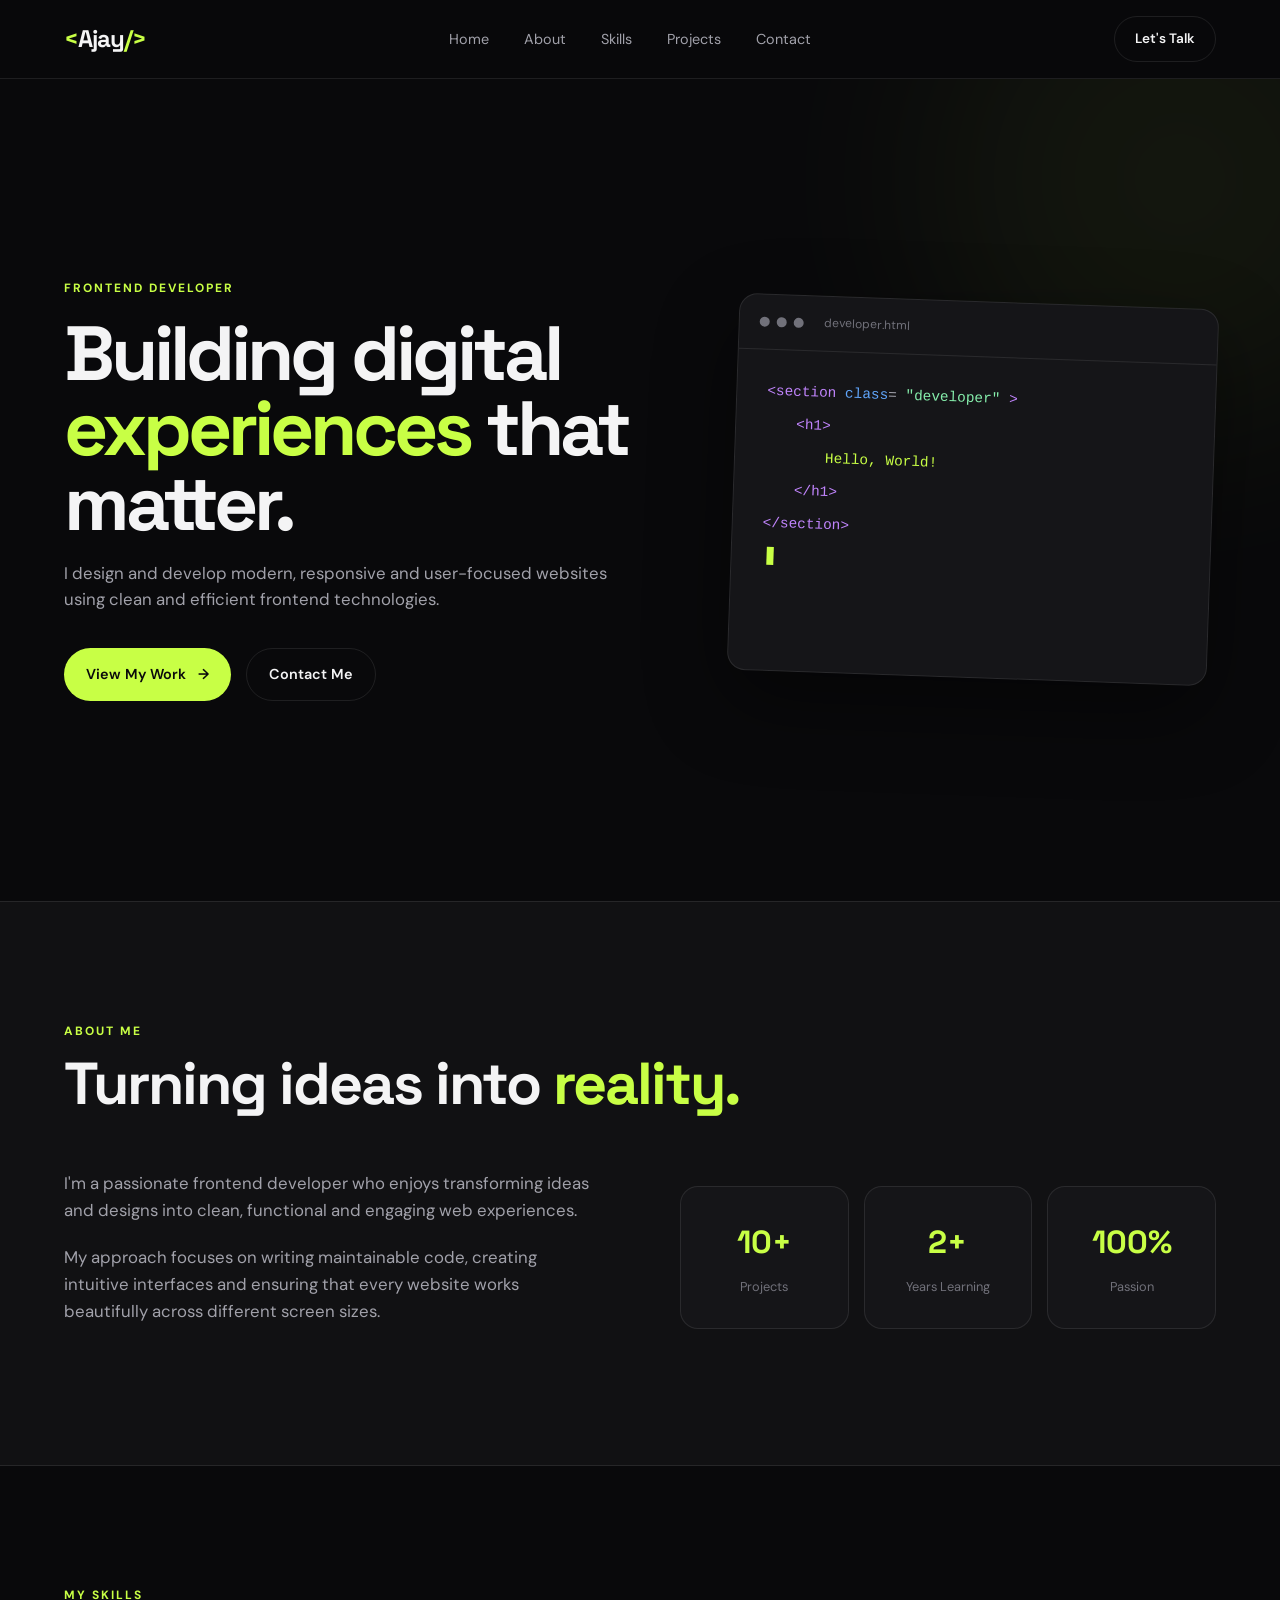
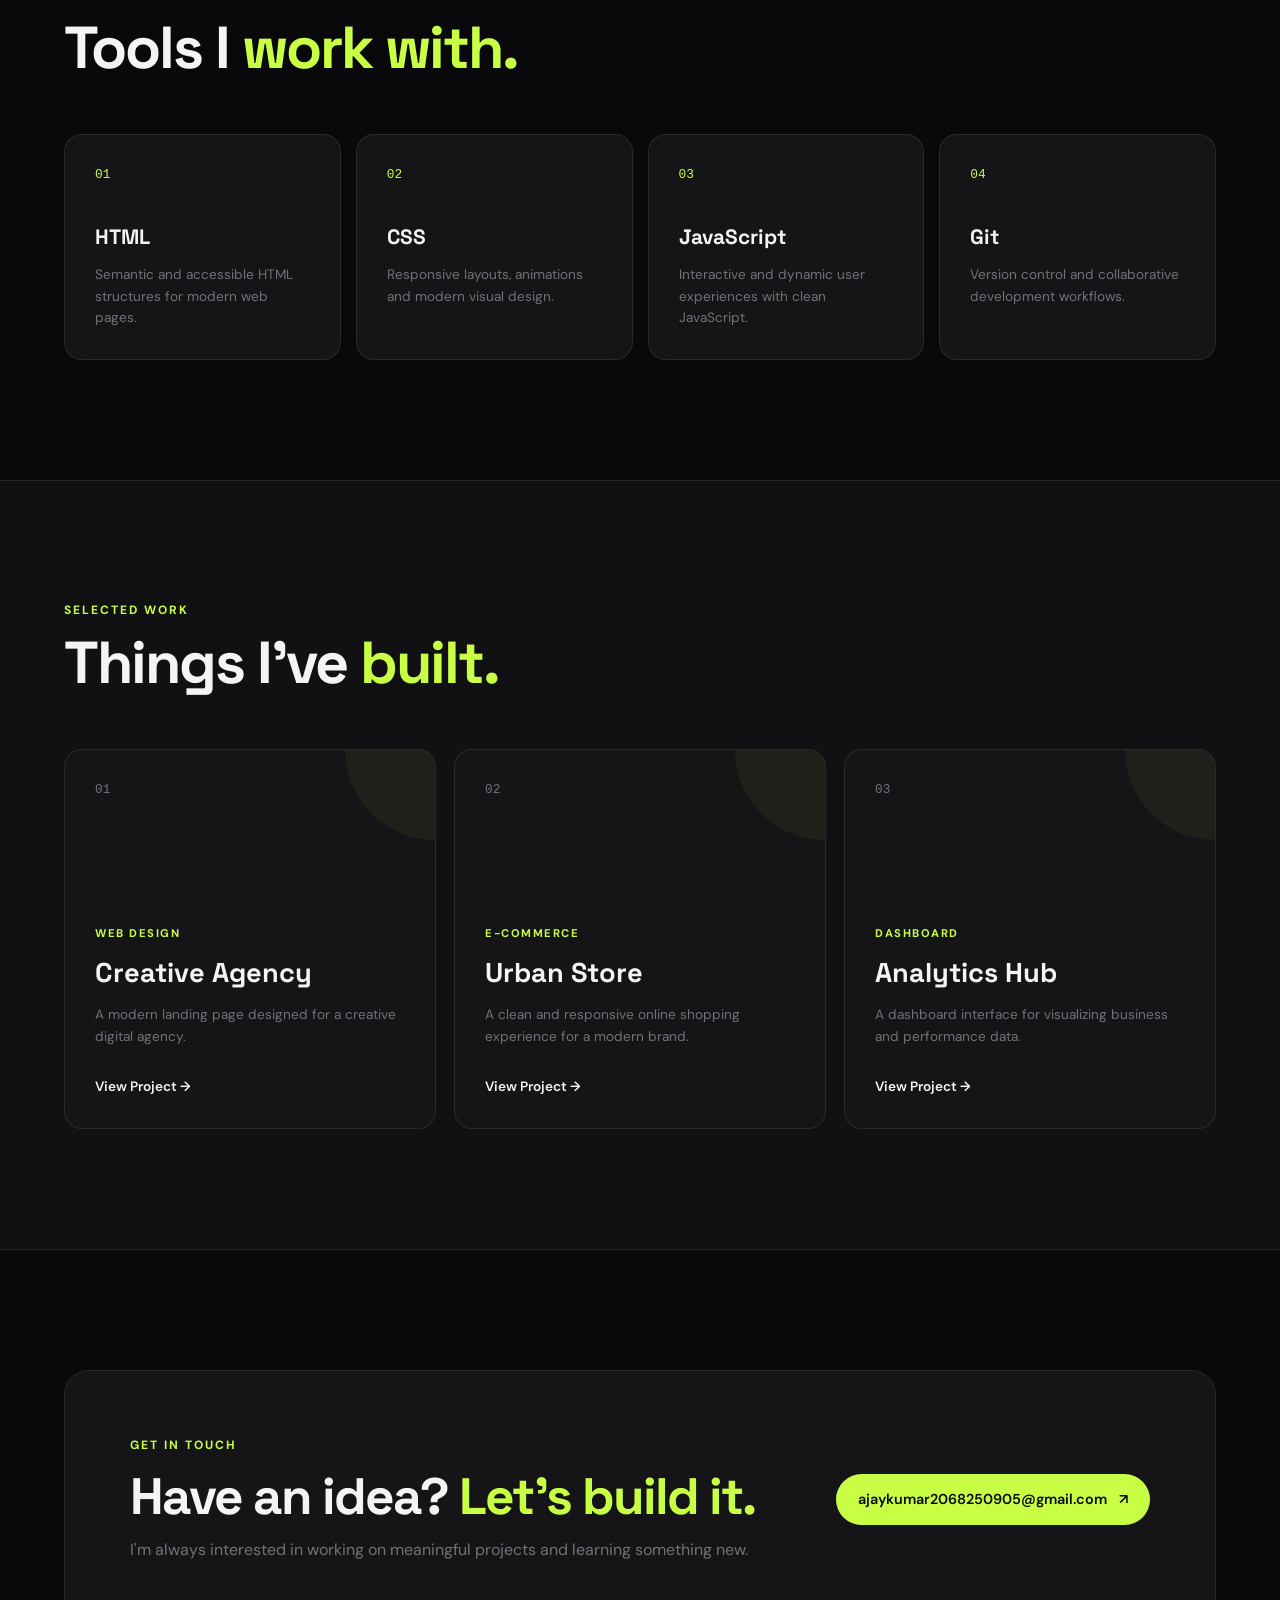
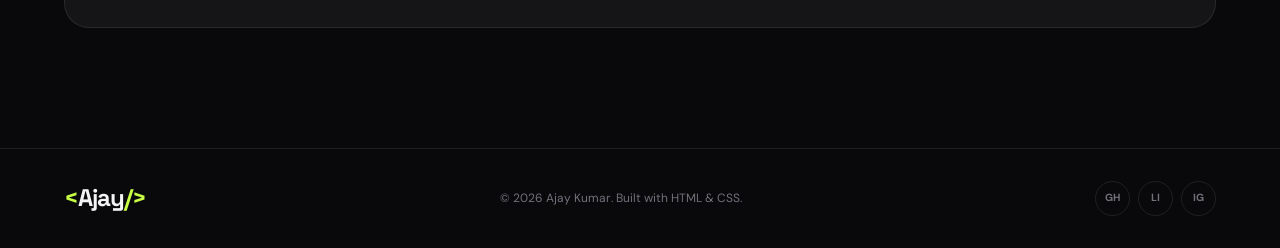
<file: week_1/index.html>
<!DOCTYPE html>
<html lang="en">
<head>
    <meta charset="UTF-8">
    <meta name="viewport" content="width=device-width, initial-scale=1.0">

    <meta
        name="description"
        content="Modern developer portfolio built using HTML and CSS."
    >

    <title>Ajay Kumar| Frontend Developer</title>

    <link rel="stylesheet" href="style.css">
</head>

<body>

    <!-- ================= HEADER ================= -->
    <header class="header">

        <nav class="navbar container">

            <a href="#" class="logo">
                <span>&lt;</span>Ajay<span>/&gt;</span>
            </a>

            <ul class="nav-links">
                <li><a href="#home">Home</a></li>
                <li><a href="#about">About</a></li>
                <li><a href="#skills">Skills</a></li>
                <li><a href="#projects">Projects</a></li>
                <li><a href="#contact">Contact</a></li>
            </ul>

            <a href="#contact" class="nav-button">
                Let's Talk
            </a>

        </nav>

    </header>


    <main>

        <!-- ================= HERO ================= -->
        <section class="hero" id="home">

            <div class="hero-content container">

                <div class="hero-text">

                    <p class="eyebrow">
                        FRONTEND DEVELOPER
                    </p>

                    <h1>
                        Building digital
                        <span>experiences</span>
                        that matter.
                    </h1>

                    <p class="hero-description">
                        I design and develop modern, responsive and
                        user-focused websites using clean and efficient
                        frontend technologies.
                    </p>

                    <div class="hero-buttons">
                        <a href="#projects" class="primary-button">
                            View My Work
                            <span>→</span>
                        </a>

                        <a href="#contact" class="secondary-button">
                            Contact Me
                        </a>
                    </div>

                </div>


                <div class="hero-visual">

                    <div class="code-card">

                        <div class="code-header">
                            <div class="window-dots">
                                <span></span>
                                <span></span>
                                <span></span>
                            </div>

                            <p>developer.html</p>
                        </div>

                        <div class="code-content">
                            <p>
                                <span class="purple">&lt;section</span>
                                <span class="blue"> class</span>=
                                <span class="green">"developer"</span>
                                <span class="purple">&gt;</span>
                            </p>

                            <p class="indent">
                                <span class="purple">&lt;h1&gt;</span>
                            </p>

                            <p class="double-indent">
                                Hello, World!
                            </p>

                            <p class="indent">
                                <span class="purple">&lt;/h1&gt;</span>
                            </p>

                            <p>
                                <span class="purple">&lt;/section&gt;</span>
                            </p>

                            <div class="cursor"></div>
                        </div>

                    </div>

                </div>

            </div>

        </section>


        <!-- ================= ABOUT ================= -->
        <section class="about section" id="about">

            <div class="container">

                <div class="section-heading">
                    <p class="section-label">ABOUT ME</p>
                    <h2>Turning ideas into <span>reality.</span></h2>
                </div>

                <div class="about-grid">

                    <div class="about-text">

                        <p>
                            I'm a passionate frontend developer who enjoys
                            transforming ideas and designs into clean,
                            functional and engaging web experiences.
                        </p>

                        <p>
                            My approach focuses on writing maintainable code,
                            creating intuitive interfaces and ensuring that
                            every website works beautifully across different
                            screen sizes.
                        </p>

                    </div>

                    <div class="about-stats">

                        <div class="stat-card">
                            <strong>10+</strong>
                            <span>Projects</span>
                        </div>

                        <div class="stat-card">
                            <strong>2+</strong>
                            <span>Years Learning</span>
                        </div>

                        <div class="stat-card">
                            <strong>100%</strong>
                            <span>Passion</span>
                        </div>

                    </div>

                </div>

            </div>

        </section>


        <!-- ================= SKILLS ================= -->
        <section class="skills section" id="skills">

            <div class="container">

                <div class="section-heading">
                    <p class="section-label">MY SKILLS</p>
                    <h2>Tools I <span>work with.</span></h2>
                </div>

                <div class="skills-grid">

                    <article class="skill-card">
                        <div class="skill-icon">01</div>
                        <h3>HTML</h3>
                        <p>
                            Semantic and accessible HTML structures
                            for modern web pages.
                        </p>
                    </article>

                    <article class="skill-card">
                        <div class="skill-icon">02</div>
                        <h3>CSS</h3>
                        <p>
                            Responsive layouts, animations and
                            modern visual design.
                        </p>
                    </article>

                    <article class="skill-card">
                        <div class="skill-icon">03</div>
                        <h3>JavaScript</h3>
                        <p>
                            Interactive and dynamic user experiences
                            with clean JavaScript.
                        </p>
                    </article>

                    <article class="skill-card">
                        <div class="skill-icon">04</div>
                        <h3>Git</h3>
                        <p>
                            Version control and collaborative
                            development workflows.
                        </p>
                    </article>

                </div>

            </div>

        </section>


        <!-- ================= PROJECTS ================= -->
        <section class="projects section" id="projects">

            <div class="container">

                <div class="section-heading">
                    <p class="section-label">SELECTED WORK</p>
                    <h2>Things I've <span>built.</span></h2>
                </div>

                <div class="projects-grid">

                    <article class="project-card">

                        <div class="project-number">
                            01
                        </div>

                        <div class="project-content">
                            <p class="project-type">
                                WEB DESIGN
                            </p>

                            <h3>Creative Agency</h3>

                            <p>
                                A modern landing page designed for
                                a creative digital agency.
                            </p>

                            <a href="#" class="project-link">
                                View Project →
                            </a>
                        </div>

                    </article>


                    <article class="project-card">

                        <div class="project-number">
                            02
                        </div>

                        <div class="project-content">
                            <p class="project-type">
                                E-COMMERCE
                            </p>

                            <h3>Urban Store</h3>

                            <p>
                                A clean and responsive online shopping
                                experience for a modern brand.
                            </p>

                            <a href="#" class="project-link">
                                View Project →
                            </a>
                        </div>

                    </article>


                    <article class="project-card">

                        <div class="project-number">
                            03
                        </div>

                        <div class="project-content">
                            <p class="project-type">
                                DASHBOARD
                            </p>

                            <h3>Analytics Hub</h3>

                            <p>
                                A dashboard interface for visualizing
                                business and performance data.
                            </p>

                            <a href="#" class="project-link">
                                View Project →
                            </a>
                        </div>

                    </article>

                </div>

            </div>

        </section>


        <!-- ================= CONTACT ================= -->
        <section class="contact section" id="contact">

            <div class="container">

                <div class="contact-box">

                    <div>
                        <p class="section-label">GET IN TOUCH</p>

                        <h2>
                            Have an idea?
                            <span>Let's build it.</span>
                        </h2>

                        <p class="contact-description">
                            I'm always interested in working on meaningful
                            projects and learning something new.
                        </p>
                    </div>

                    <a href="mailto:ajaykumar2068250905@gmail.com" class="contact-button">
                        ajaykumar2068250905@gmail.com
                        <span>↗</span>
                    </a>

                </div>

            </div>

        </section>

    </main>


    <!-- ================= FOOTER ================= -->
    <footer class="footer">

        <div class="container footer-content">

            <a href="#" class="logo">
                <span>&lt;</span>Ajay<span>/&gt;</span>
            </a>

            <p>
                © 2026 Ajay Kumar. Built with HTML & CSS.
            </p>

            <div class="social-links">
                <a href="#">GH</a>
                <a href="#">LI</a>
                <a href="#">IG</a>
            </div>

        </div>

    </footer>

</body>
</html>
</file>
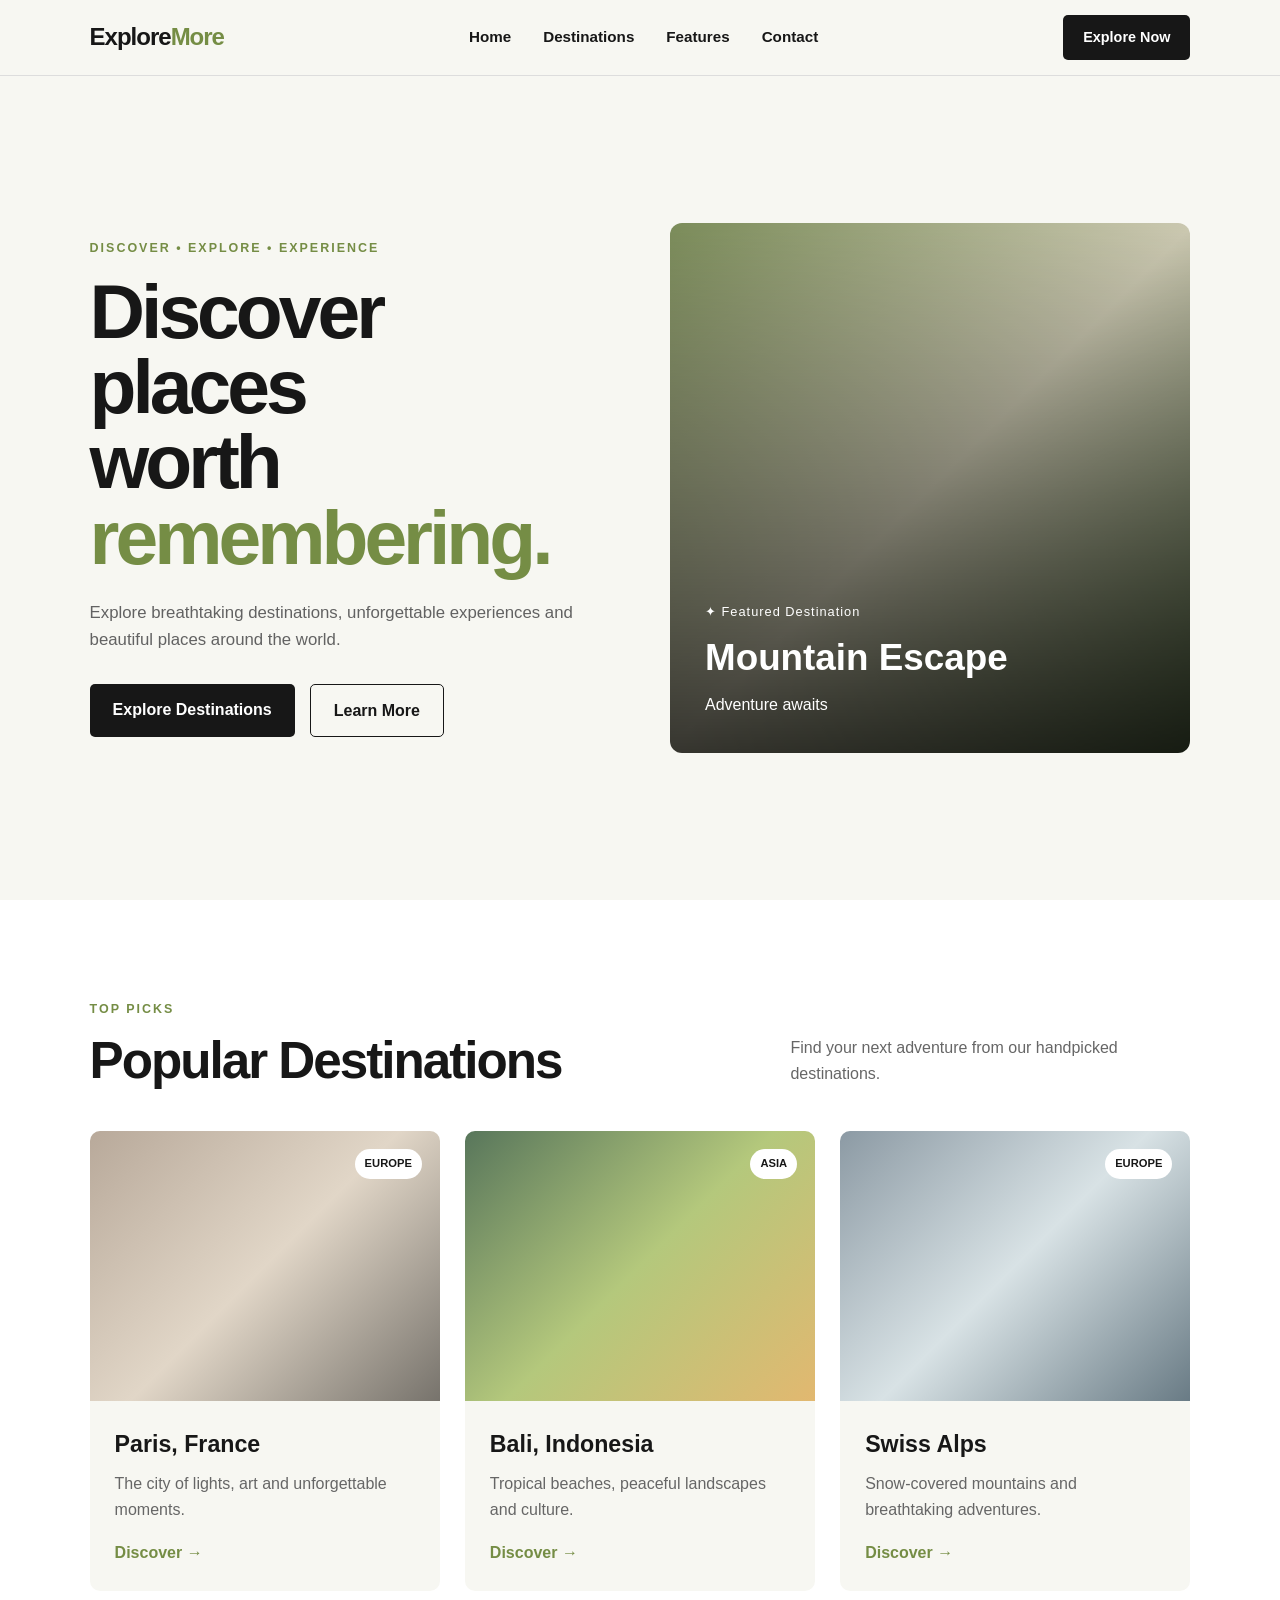
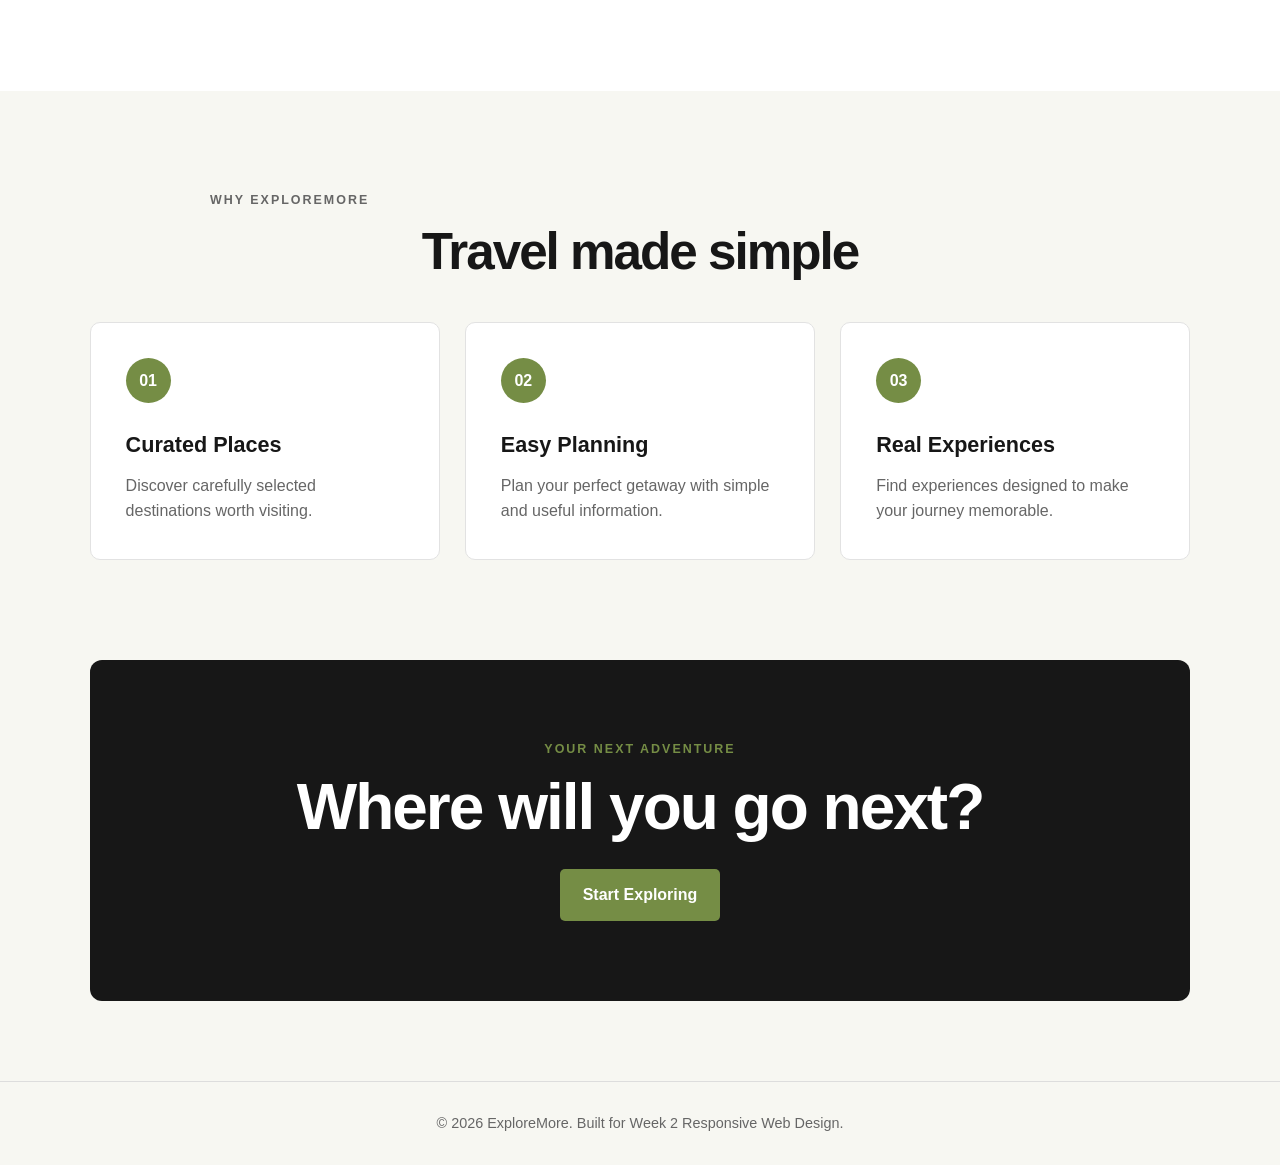
<file: week_2/index.html>
<!DOCTYPE html>
<html lang="en">
<head>
    <meta charset="UTF-8">
    <meta name="viewport" content="width=device-width, initial-scale=1.0">
    <title>ExploreMore - Responsive Travel</title>
    <link rel="stylesheet" href="style.css">
</head>

<body>

    <header class="navbar">
        <div class="logo">Explore<span>More</span></div>

        <nav>
            <a href="#home">Home</a>
            <a href="#destinations">Destinations</a>
            <a href="#features">Features</a>
            <a href="#contact">Contact</a>
        </nav>

        <a href="#destinations" class="nav-btn">Explore Now</a>
    </header>

    <main>

        <section class="hero" id="home">
            <div class="hero-content">
                <p class="tagline">DISCOVER • EXPLORE • EXPERIENCE</p>

                <h1>Discover places<br>worth <span>remembering.</span></h1>

                <p class="hero-text">
                    Explore breathtaking destinations, unforgettable experiences
                    and beautiful places around the world.
                </p>

                <div class="hero-buttons">
                    <a href="#destinations" class="primary-btn">Explore Destinations</a>
                    <a href="#features" class="secondary-btn">Learn More</a>
                </div>
            </div>

            <div class="hero-card">
                <div class="hero-image">
                    <div class="image-overlay">
                        <span>✦ Featured Destination</span>
                        <h2>Mountain Escape</h2>
                        <p>Adventure awaits</p>
                    </div>
                </div>
            </div>
        </section>

        <section class="destinations" id="destinations">
            <div class="section-heading">
                <div>
                    <p class="tagline">TOP PICKS</p>
                    <h2>Popular Destinations</h2>
                </div>

                <p>
                    Find your next adventure from our handpicked destinations.
                </p>
            </div>

            <div class="destination-grid">

                <article class="destination-card">
                    <div class="destination-image paris">
                        <span>EUROPE</span>
                    </div>
                    <div class="card-content">
                        <h3>Paris, France</h3>
                        <p>The city of lights, art and unforgettable moments.</p>
                        <a href="#">Discover →</a>
                    </div>
                </article>

                <article class="destination-card">
                    <div class="destination-image bali">
                        <span>ASIA</span>
                    </div>
                    <div class="card-content">
                        <h3>Bali, Indonesia</h3>
                        <p>Tropical beaches, peaceful landscapes and culture.</p>
                        <a href="#">Discover →</a>
                    </div>
                </article>

                <article class="destination-card">
                    <div class="destination-image swiss">
                        <span>EUROPE</span>
                    </div>
                    <div class="card-content">
                        <h3>Swiss Alps</h3>
                        <p>Snow-covered mountains and breathtaking adventures.</p>
                        <a href="#">Discover →</a>
                    </div>
                </article>

            </div>
        </section>

        <section class="features" id="features">
            <div class="section-heading center">
                <p class="tagline">WHY EXPLOREMORE</p>
                <h2>Travel made simple</h2>
            </div>

            <div class="feature-grid">
                <article class="feature">
                    <div class="feature-icon">01</div>
                    <h3>Curated Places</h3>
                    <p>Discover carefully selected destinations worth visiting.</p>
                </article>

                <article class="feature">
                    <div class="feature-icon">02</div>
                    <h3>Easy Planning</h3>
                    <p>Plan your perfect getaway with simple and useful information.</p>
                </article>

                <article class="feature">
                    <div class="feature-icon">03</div>
                    <h3>Real Experiences</h3>
                    <p>Find experiences designed to make your journey memorable.</p>
                </article>
            </div>
        </section>

        <section class="cta" id="contact">
            <p class="tagline">YOUR NEXT ADVENTURE</p>
            <h2>Where will you go next?</h2>
            <a href="#destinations" class="primary-btn">Start Exploring</a>
        </section>

    </main>

    <footer>
        <p>© 2026 ExploreMore. Built for Week 2 Responsive Web Design.</p>
    </footer>

</body>
</html>
</file>
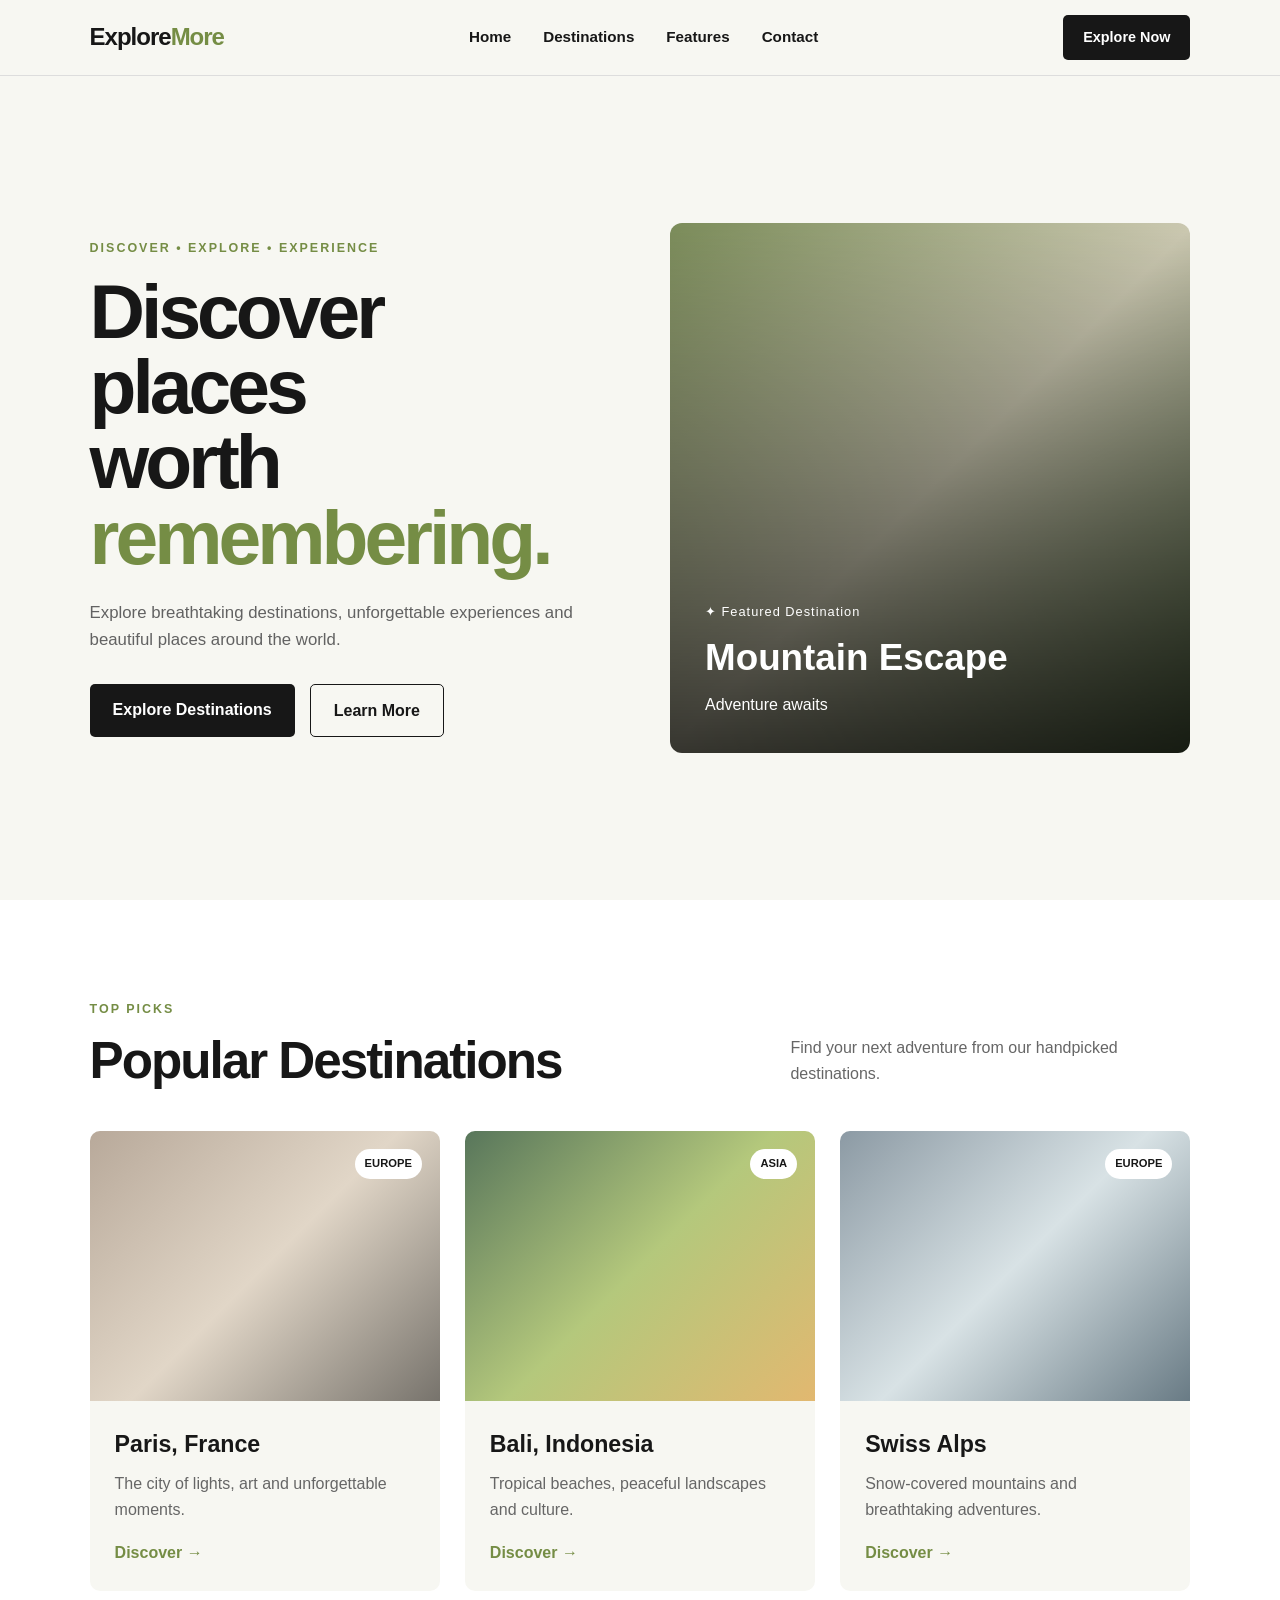
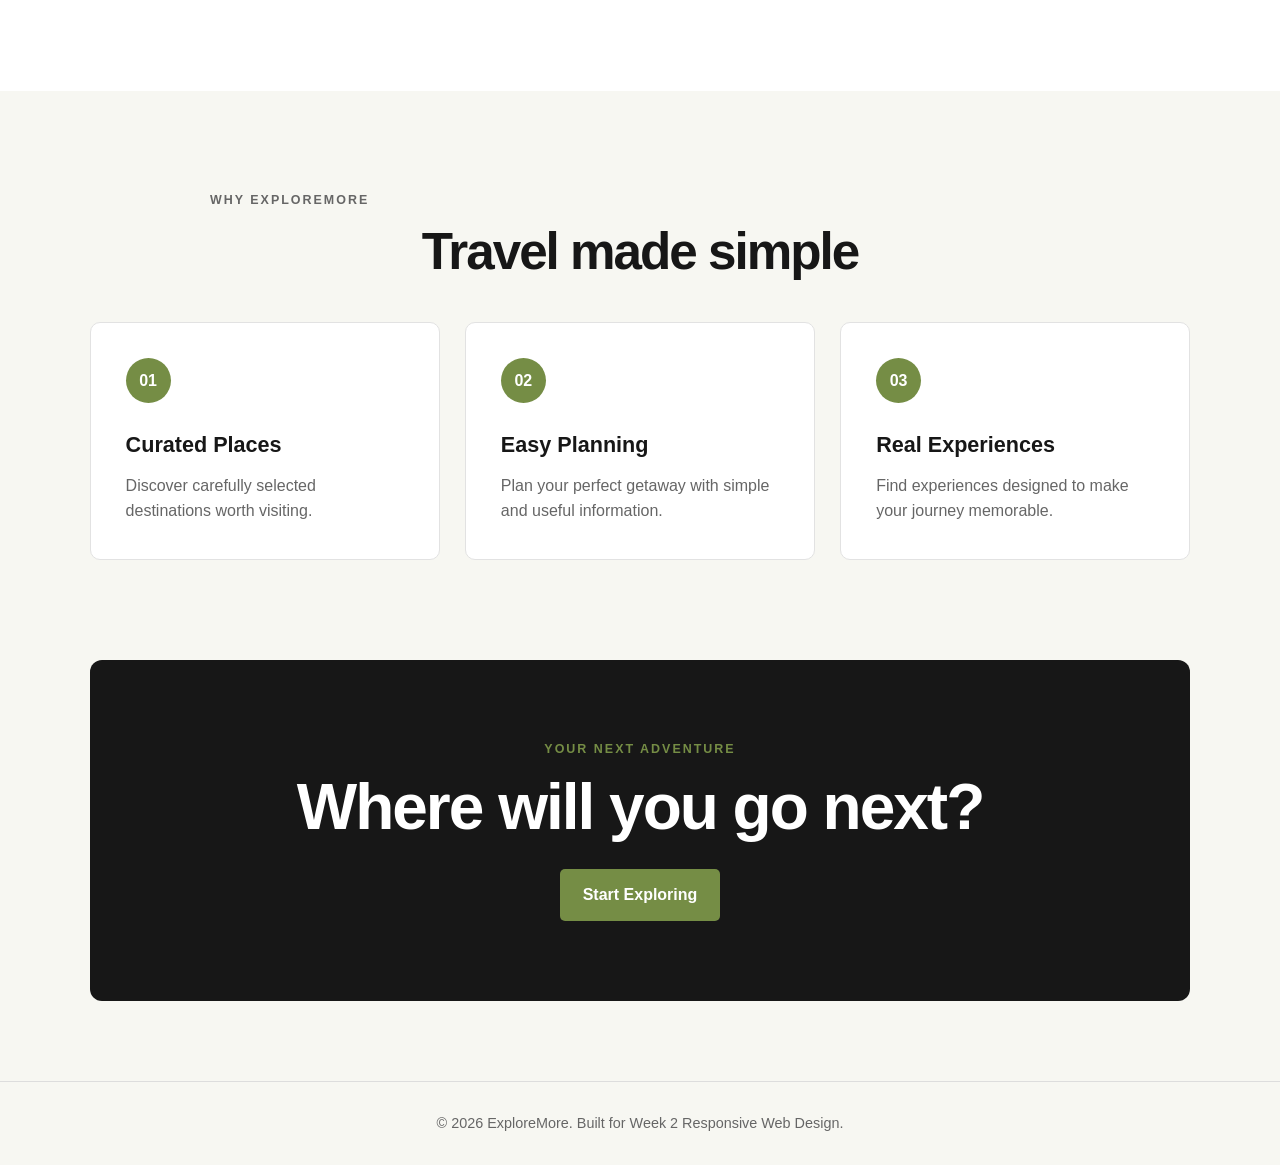
<file: week_3/index.html>
<!DOCTYPE html>
<html lang="en">
<head>
    <meta charset="UTF-8">
    <meta name="viewport" content="width=device-width, initial-scale=1.0">
    <title>ExploreMore - Responsive Travel</title>
    <link rel="stylesheet" href="style.css">
</head>

<body>

    <header class="navbar">
        <div class="logo">Explore<span>More</span></div>

        <nav>
            <a href="#home">Home</a>
            <a href="#destinations">Destinations</a>
            <a href="#features">Features</a>
            <a href="#contact">Contact</a>
        </nav>

        <a href="#destinations" class="nav-btn">Explore Now</a>
    </header>

    <main>

        <section class="hero" id="home">
            <div class="hero-content">
                <p class="tagline">DISCOVER • EXPLORE • EXPERIENCE</p>

                <h1>Discover places<br>worth <span>remembering.</span></h1>

                <p class="hero-text">
                    Explore breathtaking destinations, unforgettable experiences
                    and beautiful places around the world.
                </p>

                <div class="hero-buttons">
                    <a href="#destinations" class="primary-btn">Explore Destinations</a>
                    <a href="#features" class="secondary-btn">Learn More</a>
                </div>
            </div>

            <div class="hero-card">
                <div class="hero-image">
                    <div class="image-overlay">
                        <span>✦ Featured Destination</span>
                        <h2>Mountain Escape</h2>
                        <p>Adventure awaits</p>
                    </div>
                </div>
            </div>
        </section>

        <section class="destinations" id="destinations">
            <div class="section-heading">
                <div>
                    <p class="tagline">TOP PICKS</p>
                    <h2>Popular Destinations</h2>
                </div>

                <p>
                    Find your next adventure from our handpicked destinations.
                </p>
            </div>

            <div class="destination-grid">

                <article class="destination-card">
                    <div class="destination-image paris">
                        <span>EUROPE</span>
                    </div>
                    <div class="card-content">
                        <h3>Paris, France</h3>
                        <p>The city of lights, art and unforgettable moments.</p>
                        <a href="#">Discover →</a>
                    </div>
                </article>

                <article class="destination-card">
                    <div class="destination-image bali">
                        <span>ASIA</span>
                    </div>
                    <div class="card-content">
                        <h3>Bali, Indonesia</h3>
                        <p>Tropical beaches, peaceful landscapes and culture.</p>
                        <a href="#">Discover →</a>
                    </div>
                </article>

                <article class="destination-card">
                    <div class="destination-image swiss">
                        <span>EUROPE</span>
                    </div>
                    <div class="card-content">
                        <h3>Swiss Alps</h3>
                        <p>Snow-covered mountains and breathtaking adventures.</p>
                        <a href="#">Discover →</a>
                    </div>
                </article>

            </div>
        </section>

        <section class="features" id="features">
            <div class="section-heading center">
                <p class="tagline">WHY EXPLOREMORE</p>
                <h2>Travel made simple</h2>
            </div>

            <div class="feature-grid">
                <article class="feature">
                    <div class="feature-icon">01</div>
                    <h3>Curated Places</h3>
                    <p>Discover carefully selected destinations worth visiting.</p>
                </article>

                <article class="feature">
                    <div class="feature-icon">02</div>
                    <h3>Easy Planning</h3>
                    <p>Plan your perfect getaway with simple and useful information.</p>
                </article>

                <article class="feature">
                    <div class="feature-icon">03</div>
                    <h3>Real Experiences</h3>
                    <p>Find experiences designed to make your journey memorable.</p>
                </article>
            </div>
        </section>

        <section class="cta" id="contact">
            <p class="tagline">YOUR NEXT ADVENTURE</p>
            <h2>Where will you go next?</h2>
            <a href="#destinations" class="primary-btn">Start Exploring</a>
        </section>

    </main>

    <footer>
        <p>© 2026 ExploreMore. Built for Week 2 Responsive Web Design.</p>
    </footer>
    <script src="../week_3/script.js"></script>
</body>
</html>
</file>
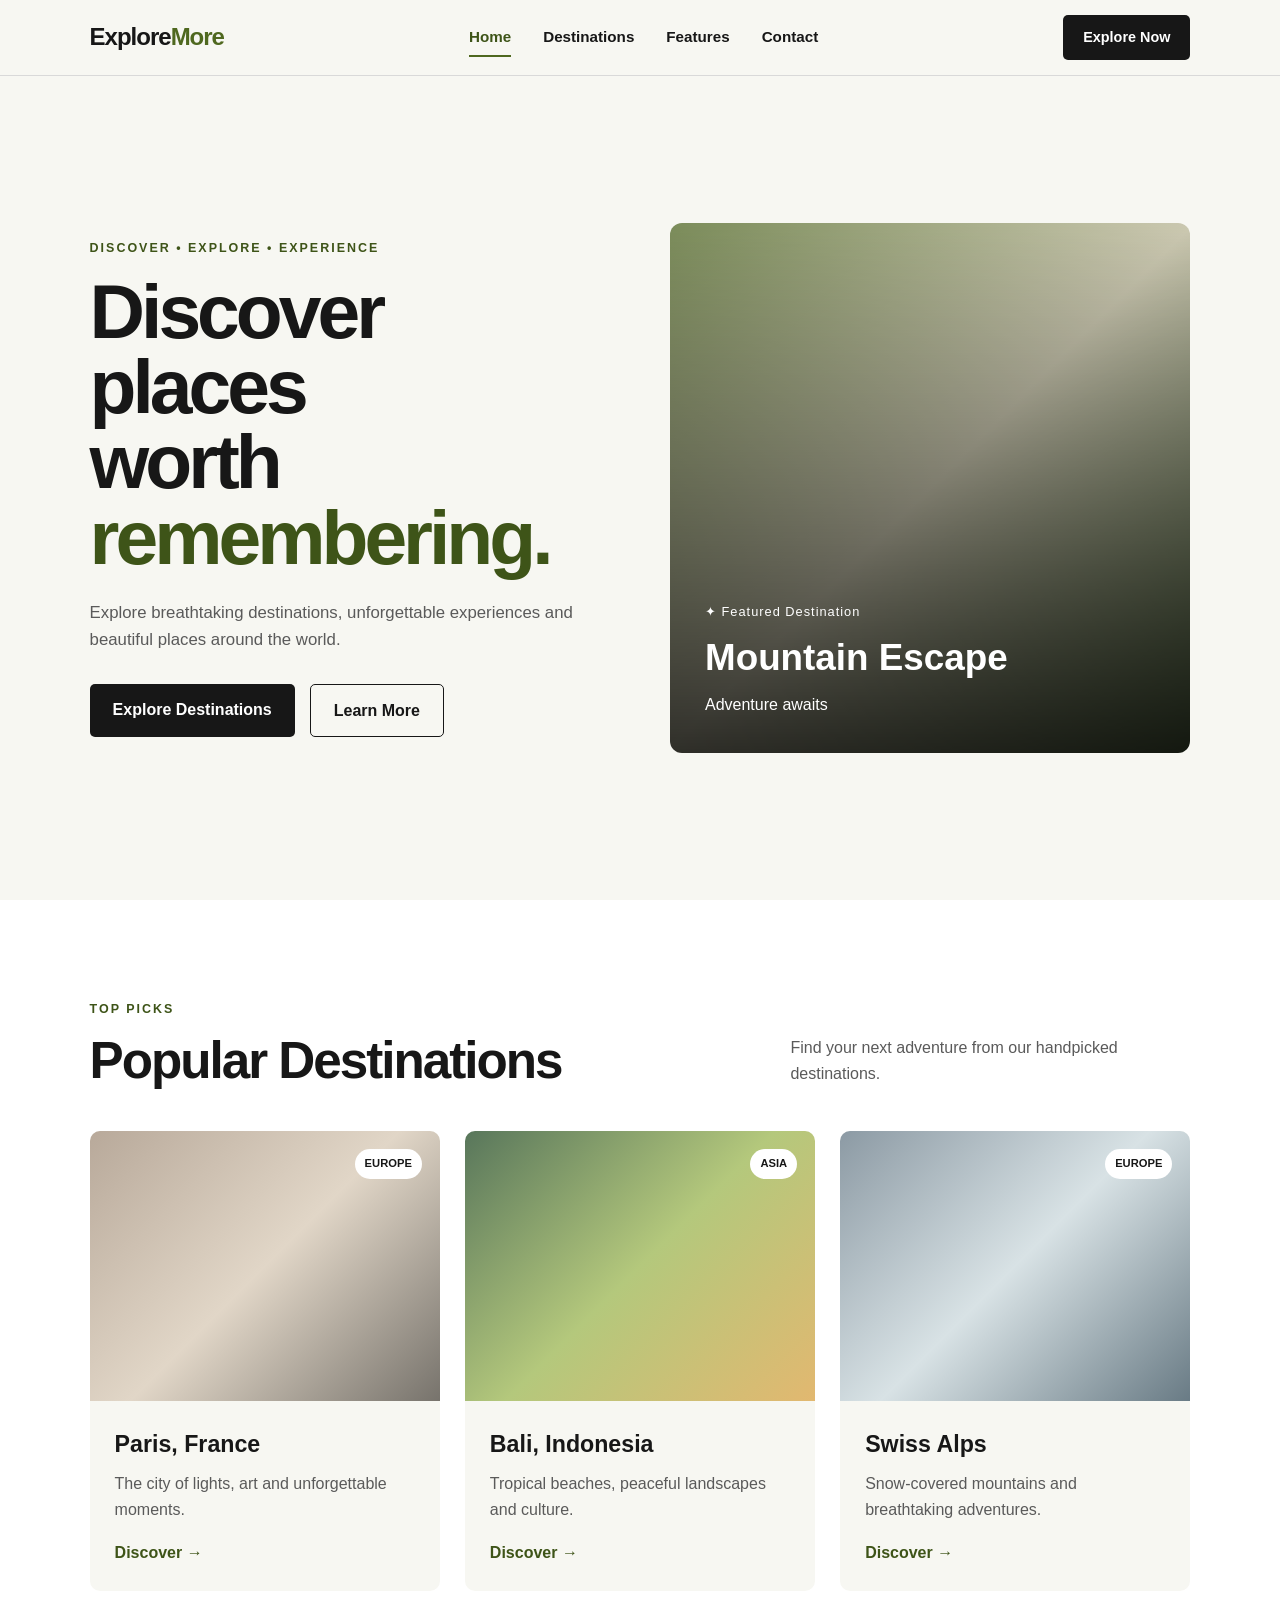
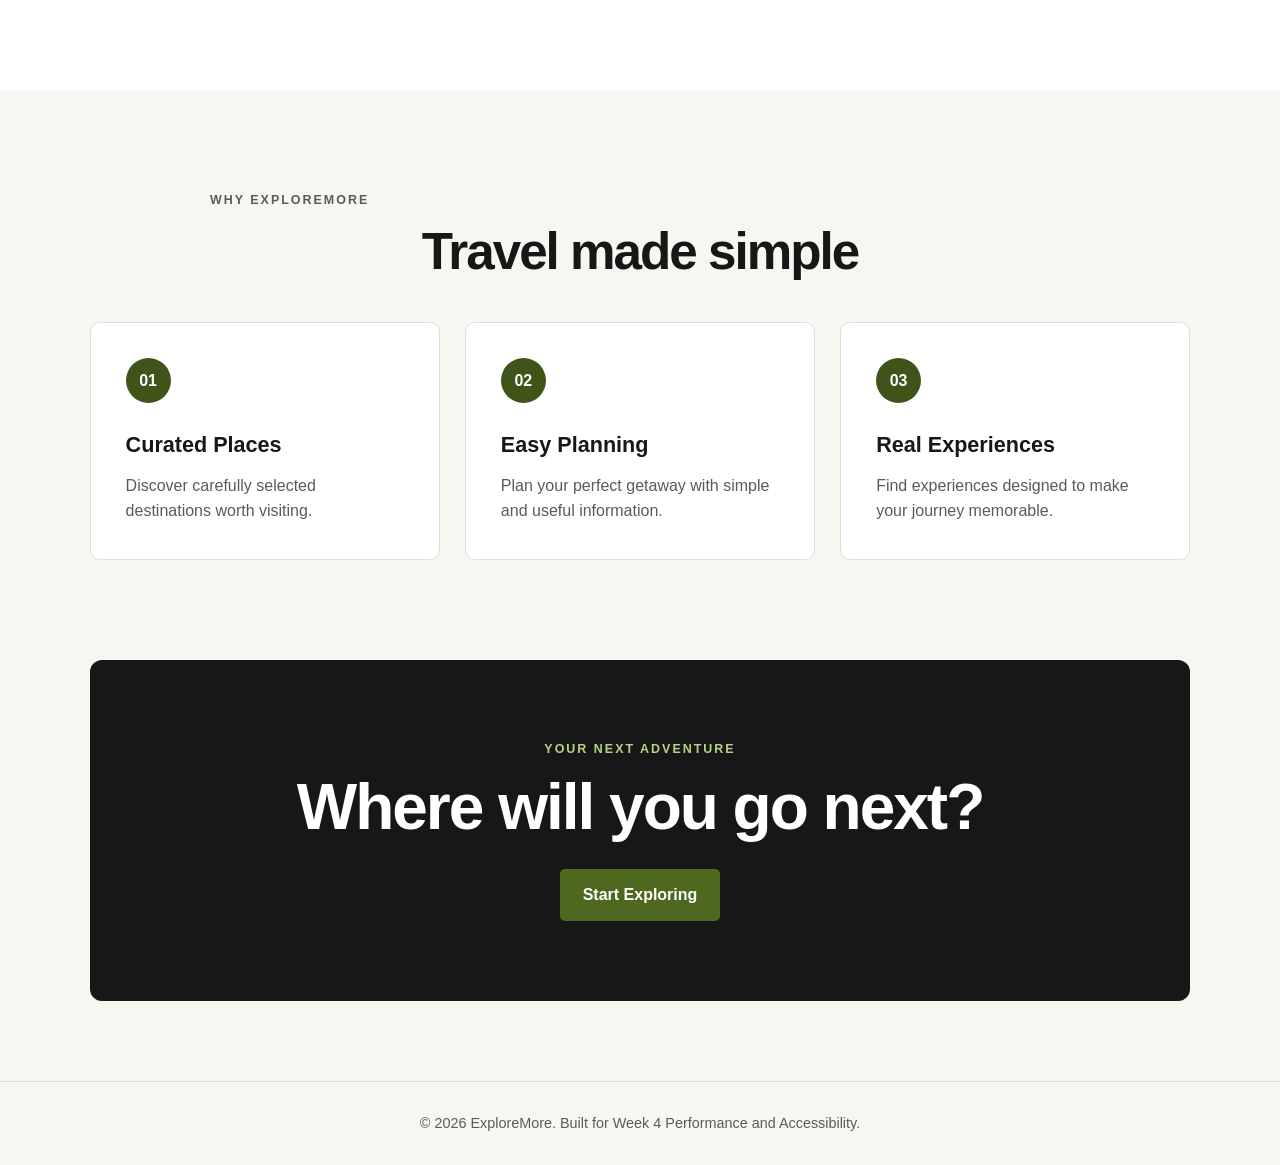
<file: week_4/index.html>
<!DOCTYPE html>
<html lang="en">

<head>
    <meta charset="UTF-8">

    <meta name="viewport" content="width=device-width, initial-scale=1.0">

    <meta name="description"
        content="ExploreMore helps travelers discover beautiful destinations, useful travel features and memorable experiences.">

    <meta name="theme-color" content="#171717">

    <title>ExploreMore - Accessible Travel Guide</title>

    <link rel="stylesheet" href="../week_4/style.css">

</head>

<body>

    <!-- Skip link for keyboard and screen-reader users -->
    <a class="skip-link" href="#main-content">
        Skip to main content
    </a>

    <!-- Website Header -->
    <header class="navbar">

        <div class="logo" aria-label="ExploreMore home">
            Explore<span>More</span>
        </div>

        <!-- Primary navigation -->
        <nav aria-label="Primary navigation">
            <a href="#home" aria-current="page">Home</a>
            <a href="#destinations">Destinations</a>
            <a href="#features">Features</a>
            <a href="#contact">Contact</a>
        </nav>

        <a href="#destinations" class="nav-btn">
            Explore Now
        </a>

    </header>


    <!-- Main page content -->
    <main id="main-content">

        <!-- Hero Section -->
        <section class="hero" id="home" aria-labelledby="hero-title">

            <div class="hero-content">

                <p class="tagline">
                    DISCOVER • EXPLORE • EXPERIENCE
                </p>

                <h1 id="hero-title">
                    Discover places<br>
                    worth <span>remembering.</span>
                </h1>

                <p class="hero-text">
                    Explore breathtaking destinations, unforgettable experiences
                    and beautiful places around the world.
                </p>

                <div class="hero-buttons">

                    <a href="#destinations" class="primary-btn">
                        Explore Destinations
                    </a>

                    <a href="#features" class="secondary-btn">
                        Learn More
                    </a>

                </div>

            </div>


            <!-- Decorative visual created with CSS instead of an external image -->
            <div class="hero-card" aria-hidden="true">

                <div class="hero-image">

                    <div class="image-overlay">

                        <span>
                            ✦ Featured Destination
                        </span>

                        <h2>
                            Mountain Escape
                        </h2>

                        <p>
                            Adventure awaits
                        </p>

                    </div>

                </div>

            </div>

        </section>


        <!-- Destinations Section -->
        <section class="destinations"
            id="destinations"
            aria-labelledby="destinations-title">

            <div class="section-heading">

                <div>

                    <p class="tagline">
                        TOP PICKS
                    </p>

                    <h2 id="destinations-title">
                        Popular Destinations
                    </h2>

                </div>

                <p>
                    Find your next adventure from our handpicked destinations.
                </p>

            </div>


            <div class="destination-grid">

                <!-- Paris -->
                <article class="destination-card">

                    <div class="destination-image paris"
                        aria-hidden="true">

                        <span>
                            EUROPE
                        </span>

                    </div>

                    <div class="card-content">

                        <h3>
                            Paris, France
                        </h3>

                        <p>
                            The city of lights, art and unforgettable moments.
                        </p>

                        <a href="#contact"
                            aria-label="Discover more about Paris, France">
                            Discover →
                        </a>

                    </div>

                </article>


                <!-- Bali -->
                <article class="destination-card">

                    <div class="destination-image bali"
                        aria-hidden="true">

                        <span>
                            ASIA
                        </span>

                    </div>

                    <div class="card-content">

                        <h3>
                            Bali, Indonesia
                        </h3>

                        <p>
                            Tropical beaches, peaceful landscapes and culture.
                        </p>

                        <a href="#contact"
                            aria-label="Discover more about Bali, Indonesia">
                            Discover →
                        </a>

                    </div>

                </article>


                <!-- Swiss Alps -->
                <article class="destination-card">

                    <div class="destination-image swiss"
                        aria-hidden="true">

                        <span>
                            EUROPE
                        </span>

                    </div>

                    <div class="card-content">

                        <h3>
                            Swiss Alps
                        </h3>

                        <p>
                            Snow-covered mountains and breathtaking adventures.
                        </p>

                        <a href="#contact"
                            aria-label="Discover more about Swiss Alps">
                            Discover →
                        </a>

                    </div>

                </article>

            </div>

        </section>


        <!-- Features Section -->
        <section class="features"
            id="features"
            aria-labelledby="features-title">

            <div class="section-heading center">

                <p class="tagline">
                    WHY EXPLOREMORE
                </p>

                <h2 id="features-title">
                    Travel made simple
                </h2>

            </div>


            <div class="feature-grid">

                <article class="feature">

                    <div class="feature-icon"
                        aria-hidden="true">
                        01
                    </div>

                    <h3>
                        Curated Places
                    </h3>

                    <p>
                        Discover carefully selected destinations worth visiting.
                    </p>

                </article>


                <article class="feature">

                    <div class="feature-icon"
                        aria-hidden="true">
                        02
                    </div>

                    <h3>
                        Easy Planning
                    </h3>

                    <p>
                        Plan your perfect getaway with simple and useful information.
                    </p>

                </article>


                <article class="feature">

                    <div class="feature-icon"
                        aria-hidden="true">
                        03
                    </div>

                    <h3>
                        Real Experiences
                    </h3>

                    <p>
                        Find experiences designed to make your journey memorable.
                    </p>

                </article>

            </div>

        </section>


        <!-- Contact / CTA Section -->
        <section class="cta"
            id="contact"
            aria-labelledby="cta-title">

            <p class="tagline">
                YOUR NEXT ADVENTURE
            </p>

            <h2 id="cta-title">
                Where will you go next?
            </h2>

            <a href="#destinations"
                class="primary-btn">
                Start Exploring
            </a>

        </section>

    </main>


    <!-- Footer -->
    <footer>

        <p>
            © 2026 ExploreMore. Built for Week 4 Performance and Accessibility.
        </p>

    </footer>


    <!-- JavaScript loaded after page content for better initial rendering -->
    <script src="../week_4/script.js"></script>

</body>

</html>
</file>
<file: week_1/style.css>
/* =========================================
   RESET & BASE
========================================= */

@import url('https://fonts.googleapis.com/css2?family=DM+Sans:wght@400;500;600;700&family=Space+Grotesk:wght@400;500;600;700&display=swap');

:root {
    --bg: #09090b;
    --bg-secondary: #111113;
    --card: #151518;
    --card-hover: #1b1b20;

    --text: #f4f4f5;
    --text-secondary: #a1a1aa;
    --text-muted: #71717a;

    --accent: #c8ff45;
    --accent-dark: #9dcc22;

    --border: rgba(255, 255, 255, 0.09);

    --max-width: 1180px;
    --radius: 18px;

    --transition: 0.3s ease;
}

* {
    margin: 0;
    padding: 0;
    box-sizing: border-box;
}

html {
    scroll-behavior: smooth;
}

body {
    font-family: "DM Sans", sans-serif;
    background: var(--bg);
    color: var(--text);
    line-height: 1.6;
}

a {
    color: inherit;
    text-decoration: none;
}

ul {
    list-style: none;
}

.container {
    width: min(90%, var(--max-width));
    margin-inline: auto;
}


/* =========================================
   HEADER
========================================= */

.header {
    position: sticky;
    top: 0;
    z-index: 1000;

    background: rgba(9, 9, 11, 0.85);
    backdrop-filter: blur(16px);

    border-bottom: 1px solid var(--border);
}

.navbar {
    min-height: 78px;

    display: flex;
    align-items: center;
    justify-content: space-between;
}

.logo {
    font-family: "Space Grotesk", sans-serif;
    font-size: 1.5rem;
    font-weight: 700;
    letter-spacing: -1px;
}

.logo span {
    color: var(--accent);
}

.nav-links {
    display: flex;
    gap: 35px;
}

.nav-links a {
    color: var(--text-secondary);
    font-size: 0.9rem;
    transition: var(--transition);
}

.nav-links a:hover {
    color: var(--accent);
}

.nav-button {
    padding: 11px 20px;

    border: 1px solid var(--border);
    border-radius: 100px;

    font-size: 0.85rem;
    font-weight: 600;

    transition: var(--transition);
}

.nav-button:hover {
    background: var(--accent);
    color: #09090b;
    border-color: var(--accent);
}


/* =========================================
   HERO
========================================= */

.hero {
    min-height: calc(100vh - 78px);

    display: flex;
    align-items: center;

    position: relative;
    overflow: hidden;
}

.hero::before {
    content: "";

    position: absolute;
    width: 500px;
    height: 500px;

    top: -150px;
    right: -150px;

    background: var(--accent);
    opacity: 0.05;

    border-radius: 50%;
    filter: blur(100px);
}

.hero-content {
    display: grid;
    grid-template-columns: 1.1fr 0.9fr;
    gap: 70px;

    align-items: center;
}

.eyebrow,
.section-label {
    color: var(--accent);

    font-size: 0.75rem;
    font-weight: 700;

    letter-spacing: 2px;
}

.hero h1 {
    max-width: 700px;

    margin: 18px 0;

    font-family: "Space Grotesk", sans-serif;

    font-size: clamp(3rem, 6vw, 5.5rem);
    line-height: 0.98;

    letter-spacing: -4px;
}

.hero h1 span,
.section-heading h2 span,
.contact-box h2 span {
    color: var(--accent);
}

.hero-description {
    max-width: 570px;

    color: var(--text-secondary);

    font-size: 1.05rem;
}

.hero-buttons {
    display: flex;
    gap: 15px;

    margin-top: 35px;
}

.primary-button,
.secondary-button,
.contact-button {
    display: inline-flex;
    align-items: center;
    justify-content: center;
    gap: 12px;

    padding: 14px 22px;

    border-radius: 100px;

    font-size: 0.9rem;
    font-weight: 600;

    transition: var(--transition);
}

.primary-button {
    background: var(--accent);
    color: #09090b;
}

.primary-button:hover {
    background: var(--accent-dark);
    transform: translateY(-3px);
}

.secondary-button {
    border: 1px solid var(--border);
    color: var(--text);
}

.secondary-button:hover {
    border-color: var(--accent);
    color: var(--accent);
}


/* =========================================
   CODE CARD
========================================= */

.hero-visual {
    display: flex;
    justify-content: center;
}

.code-card {
    width: 100%;
    max-width: 480px;

    background: var(--card);

    border: 1px solid var(--border);
    border-radius: var(--radius);

    overflow: hidden;

    box-shadow:
        0 30px 80px rgba(0, 0, 0, 0.45);

    transform: rotate(2deg);

    transition: var(--transition);
}

.code-card:hover {
    transform: rotate(0deg) translateY(-8px);
}

.code-header {
    height: 55px;

    display: flex;
    align-items: center;
    gap: 20px;

    padding: 0 20px;

    border-bottom: 1px solid var(--border);

    color: var(--text-muted);
    font-size: 0.75rem;
}

.window-dots {
    display: flex;
    gap: 7px;
}

.window-dots span {
    width: 10px;
    height: 10px;

    border-radius: 50%;

    background: var(--text-muted);
}

.code-content {
    min-height: 320px;

    padding: 30px;

    font-family: monospace;
    font-size: 0.9rem;

    color: var(--text-secondary);
}

.code-content p {
    margin-bottom: 10px;
}

.purple {
    color: #c084fc;
}

.blue {
    color: #60a5fa;
}

.green {
    color: #86efac;
}

.indent {
    padding-left: 30px;
}

.double-indent {
    padding-left: 60px;

    color: var(--accent);
}

.cursor {
    display: inline-block;

    width: 7px;
    height: 18px;

    margin-left: 5px;

    vertical-align: middle;

    background: var(--accent);

    animation: blink 1s infinite;
}

@keyframes blink {
    50% {
        opacity: 0;
    }
}


/* =========================================
   SECTIONS
========================================= */

.section {
    padding: 120px 0;
}

.section-heading {
    margin-bottom: 55px;
}

.section-heading h2 {
    margin-top: 12px;

    font-family: "Space Grotesk", sans-serif;

    font-size: clamp(2.2rem, 5vw, 3.7rem);

    line-height: 1.05;
    letter-spacing: -2px;
}


/* =========================================
   ABOUT
========================================= */

.about {
    background: var(--bg-secondary);

    border-top: 1px solid var(--border);
    border-bottom: 1px solid var(--border);
}

.about-grid {
    display: grid;
    grid-template-columns: 1fr 1fr;

    gap: 80px;

    align-items: center;
}

.about-text p {
    margin-bottom: 20px;

    color: var(--text-secondary);
    font-size: 1.05rem;
}

.about-stats {
    display: grid;
    grid-template-columns: repeat(3, 1fr);

    gap: 15px;
}

.stat-card {
    padding: 30px 20px;

    text-align: center;

    background: var(--card);

    border: 1px solid var(--border);
    border-radius: var(--radius);

    transition: var(--transition);
}

.stat-card:hover {
    border-color: var(--accent);
    transform: translateY(-5px);
}

.stat-card strong {
    display: block;

    margin-bottom: 5px;

    color: var(--accent);

    font-family: "Space Grotesk", sans-serif;
    font-size: 2rem;
}

.stat-card span {
    color: var(--text-muted);
    font-size: 0.8rem;
}


/* =========================================
   SKILLS
========================================= */

.skills-grid {
    display: grid;

    grid-template-columns: repeat(4, 1fr);

    gap: 15px;
}

.skill-card {
    padding: 30px;

    background: var(--card);

    border: 1px solid var(--border);
    border-radius: var(--radius);

    transition: var(--transition);
}

.skill-card:hover {
    background: var(--card-hover);
    border-color: rgba(200, 255, 69, 0.35);

    transform: translateY(-7px);
}

.skill-icon {
    margin-bottom: 35px;

    color: var(--accent);

    font-family: monospace;
    font-size: 0.8rem;
}

.skill-card h3 {
    margin-bottom: 10px;

    font-family: "Space Grotesk", sans-serif;
    font-size: 1.3rem;
}

.skill-card p {
    color: var(--text-muted);
    font-size: 0.85rem;
}


/* =========================================
   PROJECTS
========================================= */

.projects {
    background: var(--bg-secondary);

    border-top: 1px solid var(--border);
    border-bottom: 1px solid var(--border);
}

.projects-grid {
    display: grid;

    grid-template-columns: repeat(3, 1fr);

    gap: 18px;
}

.project-card {
    min-height: 380px;

    position: relative;

    display: flex;
    flex-direction: column;
    justify-content: space-between;

    padding: 30px;

    background: var(--card);

    border: 1px solid var(--border);
    border-radius: var(--radius);

    overflow: hidden;

    transition: var(--transition);
}

.project-card::before {
    content: "";

    position: absolute;

    width: 180px;
    height: 180px;

    top: -90px;
    right: -90px;

    border-radius: 50%;

    background: var(--accent);

    opacity: 0.05;

    transition: var(--transition);
}

.project-card:hover {
    transform: translateY(-8px);
    border-color: rgba(200, 255, 69, 0.3);
}

.project-card:hover::before {
    transform: scale(2);
}

.project-number {
    color: var(--text-muted);

    font-family: monospace;
    font-size: 0.8rem;
}

.project-type {
    margin-bottom: 8px;

    color: var(--accent);

    font-size: 0.7rem;
    font-weight: 700;
    letter-spacing: 1.5px;
}

.project-content h3 {
    margin-bottom: 10px;

    font-family: "Space Grotesk", sans-serif;
    font-size: 1.7rem;
}

.project-content > p:not(.project-type) {
    margin-bottom: 25px;

    color: var(--text-muted);
    font-size: 0.85rem;
}

.project-link {
    color: var(--text);
    font-size: 0.85rem;
    font-weight: 600;

    transition: var(--transition);
}

.project-link:hover {
    color: var(--accent);
}


/* =========================================
   CONTACT
========================================= */

.contact-box {
    display: flex;
    align-items: center;
    justify-content: space-between;

    gap: 50px;

    padding: 65px;

    background: var(--card);

    border: 1px solid var(--border);
    border-radius: 25px;
}

.contact-box h2 {
    max-width: 650px;

    margin: 15px 0;

    font-family: "Space Grotesk", sans-serif;

    font-size: clamp(2rem, 4vw, 3.5rem);

    line-height: 1;
    letter-spacing: -2px;
}

.contact-description {
    color: var(--text-muted);
}

.contact-button {
    flex-shrink: 0;

    background: var(--accent);
    color: #09090b;
}

.contact-button:hover {
    background: var(--accent-dark);
    transform: translateY(-3px);
}


/* =========================================
   FOOTER
========================================= */

.footer {
    padding: 30px 0;

    border-top: 1px solid var(--border);
}

.footer-content {
    display: flex;
    align-items: center;
    justify-content: space-between;
}

.footer p {
    color: var(--text-muted);
    font-size: 0.75rem;
}

.social-links {
    display: flex;
    gap: 8px;
}

.social-links a {
    width: 35px;
    height: 35px;

    display: grid;
    place-items: center;

    border: 1px solid var(--border);
    border-radius: 50%;

    color: var(--text-muted);

    font-size: 0.65rem;
    font-weight: 700;

    transition: var(--transition);
}

.social-links a:hover {
    color: #09090b;
    background: var(--accent);
    border-color: var(--accent);
}


/* =========================================
   TABLET
========================================= */

@media (max-width: 900px) {

    .nav-links {
        gap: 18px;
    }

    .hero-content {
        grid-template-columns: 1fr;
        gap: 60px;

        padding: 80px 0;
    }

    .hero {
        min-height: auto;
    }

    .hero-visual {
        justify-content: flex-start;
    }

    .about-grid {
        grid-template-columns: 1fr;
        gap: 45px;
    }

    .skills-grid {
        grid-template-columns: repeat(2, 1fr);
    }

    .projects-grid {
        grid-template-columns: 1fr;
    }

    .project-card {
        min-height: 300px;
    }

    .contact-box {
        flex-direction: column;
        align-items: flex-start;
    }

}


/* =========================================
   MOBILE
========================================= */

@media (max-width: 650px) {

    .navbar {
        min-height: 70px;
    }

    .nav-links {
        display: none;
    }

    .nav-button {
        padding: 9px 15px;
    }

    .hero-content {
        padding: 70px 0;
    }

    .hero h1 {
        font-size: clamp(2.8rem, 14vw, 4rem);

        letter-spacing: -2.5px;
    }

    .hero-description {
        font-size: 0.95rem;
    }

    .hero-buttons {
        flex-direction: column;
        align-items: stretch;
    }

    .primary-button,
    .secondary-button {
        width: 100%;
    }

    .code-card {
        transform: none;
    }

    .code-content {
        min-height: 270px;

        padding: 20px;

        font-size: 0.72rem;
    }

    .section {
        padding: 80px 0;
    }

    .section-heading {
        margin-bottom: 35px;
    }

    .about-stats {
        grid-template-columns: 1fr;
    }

    .skills-grid {
        grid-template-columns: 1fr;
    }

    .contact-box {
        padding: 35px 25px;
    }

    .contact-button {
        width: 100%;
    }

    .footer-content {
        flex-direction: column;
        gap: 20px;

        text-align: center;
    }

}


/* =========================================
   SMALL MOBILE
========================================= */

@media (max-width: 400px) {

    .logo {
        font-size: 1.25rem;
    }

    .nav-button {
        font-size: 0.75rem;
    }

    .hero h1 {
        font-size: 2.6rem;
    }

    .code-content {
        font-size: 0.65rem;
    }

    .double-indent {
        padding-left: 30px;
    }

}
</file>
<file: week_2/style.css>
/* =========================
   RESET & GLOBAL STYLES
========================= */

* {
    margin: 0;
    padding: 0;
    box-sizing: border-box;
}

html {
    scroll-behavior: smooth;
}

body {
    font-family: Arial, Helvetica, sans-serif;
    background: #f7f7f2;
    color: #171717;
    line-height: 1.6;
}

a {
    text-decoration: none;
    color: inherit;
}

img {
    max-width: 100%;
    height: auto;
    display: block;
}


/* =========================
   NAVBAR
========================= */

.navbar {
    width: 100%;
    min-height: 76px;
    padding: 0 7%;
    display: flex;
    align-items: center;
    justify-content: space-between;
    background: #f7f7f2;
    border-bottom: 1px solid #ddd;
    position: sticky;
    top: 0;
    z-index: 1000;
}

.logo {
    font-size: 1.5rem;
    font-weight: 800;
    letter-spacing: -1px;
}

.logo span {
    color: #758d45;
}

.navbar nav {
    display: flex;
    gap: 2rem;
}

.navbar nav a {
    font-size: 0.95rem;
    font-weight: 600;
    transition: color 0.3s ease;
}

.navbar nav a:hover {
    color: #758d45;
}

.nav-btn {
    padding: 11px 20px;
    background: #171717;
    color: white;
    border-radius: 5px;
    font-size: 0.9rem;
    font-weight: 700;
    transition: transform 0.3s ease, background 0.3s ease;
}

.nav-btn:hover {
    background: #758d45;
    transform: translateY(-2px);
}


/* =========================
   HERO SECTION
========================= */

.hero {
    min-height: calc(100vh - 76px);
    padding: 70px 7%;
    display: grid;
    grid-template-columns: 1fr 1fr;
    align-items: center;
    gap: 60px;
}

.tagline {
    color: #758d45;
    font-size: 0.78rem;
    font-weight: 800;
    letter-spacing: 2px;
    margin-bottom: 15px;
}

.hero h1 {
    max-width: 650px;
    font-size: clamp(3rem, 6vw, 6rem);
    line-height: 0.98;
    letter-spacing: -4px;
    margin-bottom: 25px;
}

.hero h1 span {
    color: #758d45;
}

.hero-text {
    max-width: 520px;
    color: #626262;
    font-size: 1.05rem;
    margin-bottom: 30px;
}

.hero-buttons {
    display: flex;
    flex-wrap: wrap;
    gap: 15px;
}

.primary-btn,
.secondary-btn {
    display: inline-block;
    padding: 13px 23px;
    border-radius: 5px;
    font-weight: 700;
    transition: all 0.3s ease;
}

.primary-btn {
    background: #171717;
    color: white;
}

.primary-btn:hover {
    background: #758d45;
    transform: translateY(-3px);
}

.secondary-btn {
    border: 1px solid #171717;
}

.secondary-btn:hover {
    background: #171717;
    color: white;
}


/* =========================
   HERO IMAGE CARD
========================= */

.hero-card {
    width: 100%;
}

.hero-image {
    min-height: 530px;
    border-radius: 12px;
    position: relative;
    overflow: hidden;

    /* Gradient used instead of external image */
    background:
        linear-gradient(
            to top,
            rgba(0, 0, 0, 0.75),
            rgba(0, 0, 0, 0.05)
        ),
        linear-gradient(135deg, #82945f, #d7d4bb, #596d48);
}

.image-overlay {
    position: absolute;
    left: 35px;
    bottom: 35px;
    color: white;
}

.image-overlay span {
    font-size: 0.8rem;
    letter-spacing: 1px;
}

.image-overlay h2 {
    font-size: 2.3rem;
    margin: 5px 0;
}


/* =========================
   DESTINATIONS
========================= */

.destinations {
    padding: 100px 7%;
    background: white;
}

.section-heading {
    display: flex;
    justify-content: space-between;
    align-items: end;
    gap: 30px;
    margin-bottom: 45px;
}

.section-heading h2 {
    font-size: clamp(2.2rem, 4vw, 4rem);
    line-height: 1;
    letter-spacing: -2px;
}

.section-heading > p {
    max-width: 400px;
    color: #666;
}

.destination-grid {
    display: grid;
    grid-template-columns: repeat(3, 1fr);
    gap: 25px;
}

.destination-card {
    background: #f7f7f2;
    border-radius: 10px;
    overflow: hidden;
    transition: transform 0.3s ease, box-shadow 0.3s ease;
}

.destination-card:hover {
    transform: translateY(-8px);
    box-shadow: 0 15px 35px rgba(0, 0, 0, 0.12);
}

.destination-image {
    height: 270px;
    position: relative;
    display: flex;
    align-items: flex-start;
    justify-content: flex-end;
    padding: 18px;
}

.destination-image span {
    background: white;
    padding: 6px 10px;
    border-radius: 20px;
    font-size: 0.7rem;
    font-weight: 800;
}

.paris {
    background:
        linear-gradient(135deg, #b8a99a, #e1d6c7, #77736c);
}

.bali {
    background:
        linear-gradient(135deg, #58765b, #b4c87c, #e2b870);
}

.swiss {
    background:
        linear-gradient(135deg, #8c9aa4, #d8e2e5, #697b85);
}

.card-content {
    padding: 25px;
}

.card-content h3 {
    font-size: 1.45rem;
    margin-bottom: 8px;
}

.card-content p {
    color: #666;
    margin-bottom: 18px;
}

.card-content a {
    color: #758d45;
    font-weight: 800;
}


/* =========================
   FEATURES
========================= */

.features {
    padding: 100px 7%;
}

.center {
    display: block;
    text-align: center;
}

.feature-grid {
    display: grid;
    grid-template-columns: repeat(3, 1fr);
    gap: 25px;
}

.feature {
    padding: 35px;
    background: white;
    border: 1px solid #e2e2e2;
    border-radius: 10px;
}

.feature-icon {
    width: 45px;
    height: 45px;
    display: grid;
    place-items: center;
    background: #758d45;
    color: white;
    border-radius: 50%;
    font-weight: 800;
    margin-bottom: 25px;
}

.feature h3 {
    font-size: 1.35rem;
    margin-bottom: 10px;
}

.feature p {
    color: #666;
}


/* =========================
   CTA
========================= */

.cta {
    margin: 0 7% 80px;
    padding: 80px 30px;
    text-align: center;
    background: #171717;
    color: white;
    border-radius: 12px;
}

.cta h2 {
    font-size: clamp(2.3rem, 5vw, 4.5rem);
    line-height: 1;
    margin-bottom: 30px;
    letter-spacing: -2px;
}

.cta .primary-btn {
    background: #758d45;
}

.cta .primary-btn:hover {
    background: white;
    color: #171717;
}


/* =========================
   FOOTER
========================= */

footer {
    padding: 30px 7%;
    text-align: center;
    border-top: 1px solid #ddd;
    color: #666;
    font-size: 0.9rem;
}


/* =========================
   TABLET RESPONSIVE
   <= 900px
========================= */

@media (max-width: 900px) {

    .navbar {
        padding: 0 5%;
    }

    .navbar nav {
        gap: 1rem;
    }

    .hero {
        padding: 60px 5%;
        grid-template-columns: 1fr;
        gap: 45px;
    }

    .hero h1 {
        font-size: clamp(3rem, 9vw, 5rem);
    }

    .hero-image {
        min-height: 450px;
    }

    .destinations,
    .features {
        padding: 80px 5%;
    }

    .destination-grid,
    .feature-grid {
        grid-template-columns: repeat(2, 1fr);
    }

    .destination-card:last-child {
        grid-column: 1 / -1;
    }

    .section-heading {
        align-items: start;
        flex-direction: column;
    }

    .cta {
        margin-left: 5%;
        margin-right: 5%;
    }
}


/* =========================
   MOBILE RESPONSIVE
   <= 600px
========================= */

@media (max-width: 600px) {

    .navbar {
        min-height: auto;
        padding: 18px 5%;
        flex-wrap: wrap;
        gap: 15px;
    }

    .navbar nav {
        order: 3;
        width: 100%;
        justify-content: space-between;
        gap: 10px;
    }

    .navbar nav a {
        font-size: 0.8rem;
    }

    .nav-btn {
        padding: 9px 14px;
        font-size: 0.8rem;
    }

    .hero {
        min-height: auto;
        padding: 55px 5%;
    }

    .hero h1 {
        font-size: clamp(2.8rem, 14vw, 4rem);
        letter-spacing: -2px;
    }

    .hero-text {
        font-size: 0.95rem;
    }

    .hero-image {
        min-height: 360px;
    }

    .image-overlay {
        left: 22px;
        bottom: 22px;
    }

    .image-overlay h2 {
        font-size: 1.8rem;
    }

    .destinations,
    .features {
        padding: 65px 5%;
    }

    .section-heading h2 {
        font-size: 2.5rem;
    }

    .destination-grid,
    .feature-grid {
        grid-template-columns: 1fr;
    }

    .destination-card:last-child {
        grid-column: auto;
    }

    .destination-image {
        height: 230px;
    }

    .feature {
        padding: 28px;
    }

    .cta {
        margin: 0 5% 60px;
        padding: 60px 20px;
    }

    .cta h2 {
        font-size: 2.5rem;
    }

    .hero-buttons {
        flex-direction: column;
    }

    .primary-btn,
    .secondary-btn {
        text-align: center;
        width: 100%;
    }
}


/* =========================
   SMALL MOBILE
   <= 400px
========================= */

@media (max-width: 400px) {

    .logo {
        font-size: 1.25rem;
    }

    .navbar nav a {
        font-size: 0.72rem;
    }

    .hero {
        padding-top: 40px;
    }

    .hero h1 {
        font-size: 2.7rem;
    }

    .hero-image {
        min-height: 300px;
    }

    .section-heading h2 {
        font-size: 2.2rem;
    }
}
</file>
<file: week_3/style.css>
/* =========================
   RESET & GLOBAL STYLES
========================= */

* {
    margin: 0;
    padding: 0;
    box-sizing: border-box;
}

html {
    scroll-behavior: smooth;
}

body {
    font-family: Arial, Helvetica, sans-serif;
    background: #f7f7f2;
    color: #171717;
    line-height: 1.6;
}

a {
    text-decoration: none;
    color: inherit;
}

img {
    max-width: 100%;
    height: auto;
    display: block;
}


/* =========================
   NAVBAR
========================= */

.navbar {
    width: 100%;
    min-height: 76px;
    padding: 0 7%;
    display: flex;
    align-items: center;
    justify-content: space-between;
    background: #f7f7f2;
    border-bottom: 1px solid #ddd;
    position: sticky;
    top: 0;
    z-index: 1000;
}

.logo {
    font-size: 1.5rem;
    font-weight: 800;
    letter-spacing: -1px;
}

.logo span {
    color: #758d45;
}

.navbar nav {
    display: flex;
    gap: 2rem;
}

.navbar nav a {
    font-size: 0.95rem;
    font-weight: 600;
    transition: color 0.3s ease;
}

.navbar nav a:hover {
    color: #758d45;
}

.nav-btn {
    padding: 11px 20px;
    background: #171717;
    color: white;
    border-radius: 5px;
    font-size: 0.9rem;
    font-weight: 700;
    transition: transform 0.3s ease, background 0.3s ease;
}

.nav-btn:hover {
    background: #758d45;
    transform: translateY(-2px);
}


/* =========================
   HERO SECTION
========================= */

.hero {
    min-height: calc(100vh - 76px);
    padding: 70px 7%;
    display: grid;
    grid-template-columns: 1fr 1fr;
    align-items: center;
    gap: 60px;
}

.tagline {
    color: #758d45;
    font-size: 0.78rem;
    font-weight: 800;
    letter-spacing: 2px;
    margin-bottom: 15px;
}

.hero h1 {
    max-width: 650px;
    font-size: clamp(3rem, 6vw, 6rem);
    line-height: 0.98;
    letter-spacing: -4px;
    margin-bottom: 25px;
}

.hero h1 span {
    color: #758d45;
}

.hero-text {
    max-width: 520px;
    color: #626262;
    font-size: 1.05rem;
    margin-bottom: 30px;
}

.hero-buttons {
    display: flex;
    flex-wrap: wrap;
    gap: 15px;
}

.primary-btn,
.secondary-btn {
    display: inline-block;
    padding: 13px 23px;
    border-radius: 5px;
    font-weight: 700;
    transition: all 0.3s ease;
}

.primary-btn {
    background: #171717;
    color: white;
}

.primary-btn:hover {
    background: #758d45;
    transform: translateY(-3px);
}

.secondary-btn {
    border: 1px solid #171717;
}

.secondary-btn:hover {
    background: #171717;
    color: white;
}


/* =========================
   HERO IMAGE CARD
========================= */

.hero-card {
    width: 100%;
}

.hero-image {
    min-height: 530px;
    border-radius: 12px;
    position: relative;
    overflow: hidden;

    /* Gradient used instead of external image */
    background:
        linear-gradient(
            to top,
            rgba(0, 0, 0, 0.75),
            rgba(0, 0, 0, 0.05)
        ),
        linear-gradient(135deg, #82945f, #d7d4bb, #596d48);
}

.image-overlay {
    position: absolute;
    left: 35px;
    bottom: 35px;
    color: white;
}

.image-overlay span {
    font-size: 0.8rem;
    letter-spacing: 1px;
}

.image-overlay h2 {
    font-size: 2.3rem;
    margin: 5px 0;
}


/* =========================
   DESTINATIONS
========================= */

.destinations {
    padding: 100px 7%;
    background: white;
}

.section-heading {
    display: flex;
    justify-content: space-between;
    align-items: end;
    gap: 30px;
    margin-bottom: 45px;
}

.section-heading h2 {
    font-size: clamp(2.2rem, 4vw, 4rem);
    line-height: 1;
    letter-spacing: -2px;
}

.section-heading > p {
    max-width: 400px;
    color: #666;
}

.destination-grid {
    display: grid;
    grid-template-columns: repeat(3, 1fr);
    gap: 25px;
}

.destination-card {
    background: #f7f7f2;
    border-radius: 10px;
    overflow: hidden;
    transition: transform 0.3s ease, box-shadow 0.3s ease;
}

.destination-card:hover {
    transform: translateY(-8px);
    box-shadow: 0 15px 35px rgba(0, 0, 0, 0.12);
}

.destination-image {
    height: 270px;
    position: relative;
    display: flex;
    align-items: flex-start;
    justify-content: flex-end;
    padding: 18px;
}

.destination-image span {
    background: white;
    padding: 6px 10px;
    border-radius: 20px;
    font-size: 0.7rem;
    font-weight: 800;
}

.paris {
    background:
        linear-gradient(135deg, #b8a99a, #e1d6c7, #77736c);
}

.bali {
    background:
        linear-gradient(135deg, #58765b, #b4c87c, #e2b870);
}

.swiss {
    background:
        linear-gradient(135deg, #8c9aa4, #d8e2e5, #697b85);
}

.card-content {
    padding: 25px;
}

.card-content h3 {
    font-size: 1.45rem;
    margin-bottom: 8px;
}

.card-content p {
    color: #666;
    margin-bottom: 18px;
}

.card-content a {
    color: #758d45;
    font-weight: 800;
}


/* =========================
   FEATURES
========================= */

.features {
    padding: 100px 7%;
}

.center {
    display: block;
    text-align: center;
}

.feature-grid {
    display: grid;
    grid-template-columns: repeat(3, 1fr);
    gap: 25px;
}

.feature {
    padding: 35px;
    background: white;
    border: 1px solid #e2e2e2;
    border-radius: 10px;
}

.feature-icon {
    width: 45px;
    height: 45px;
    display: grid;
    place-items: center;
    background: #758d45;
    color: white;
    border-radius: 50%;
    font-weight: 800;
    margin-bottom: 25px;
}

.feature h3 {
    font-size: 1.35rem;
    margin-bottom: 10px;
}

.feature p {
    color: #666;
}


/* =========================
   CTA
========================= */

.cta {
    margin: 0 7% 80px;
    padding: 80px 30px;
    text-align: center;
    background: #171717;
    color: white;
    border-radius: 12px;
}

.cta h2 {
    font-size: clamp(2.3rem, 5vw, 4.5rem);
    line-height: 1;
    margin-bottom: 30px;
    letter-spacing: -2px;
}

.cta .primary-btn {
    background: #758d45;
}

.cta .primary-btn:hover {
    background: white;
    color: #171717;
}


/* =========================
   FOOTER
========================= */

footer {
    padding: 30px 7%;
    text-align: center;
    border-top: 1px solid #ddd;
    color: #666;
    font-size: 0.9rem;
}


/* =========================
   TABLET RESPONSIVE
   <= 900px
========================= */

@media (max-width: 900px) {

    .navbar {
        padding: 0 5%;
    }

    .navbar nav {
        gap: 1rem;
    }

    .hero {
        padding: 60px 5%;
        grid-template-columns: 1fr;
        gap: 45px;
    }

    .hero h1 {
        font-size: clamp(3rem, 9vw, 5rem);
    }

    .hero-image {
        min-height: 450px;
    }

    .destinations,
    .features {
        padding: 80px 5%;
    }

    .destination-grid,
    .feature-grid {
        grid-template-columns: repeat(2, 1fr);
    }

    .destination-card:last-child {
        grid-column: 1 / -1;
    }

    .section-heading {
        align-items: start;
        flex-direction: column;
    }

    .cta {
        margin-left: 5%;
        margin-right: 5%;
    }
}


/* =========================
   MOBILE RESPONSIVE
   <= 600px
========================= */

@media (max-width: 600px) {

    .navbar {
        min-height: auto;
        padding: 18px 5%;
        flex-wrap: wrap;
        gap: 15px;
    }

    .navbar nav {
        order: 3;
        width: 100%;
        justify-content: space-between;
        gap: 10px;
    }

    .navbar nav a {
        font-size: 0.8rem;
    }

    .nav-btn {
        padding: 9px 14px;
        font-size: 0.8rem;
    }

    .hero {
        min-height: auto;
        padding: 55px 5%;
    }

    .hero h1 {
        font-size: clamp(2.8rem, 14vw, 4rem);
        letter-spacing: -2px;
    }

    .hero-text {
        font-size: 0.95rem;
    }

    .hero-image {
        min-height: 360px;
    }

    .image-overlay {
        left: 22px;
        bottom: 22px;
    }

    .image-overlay h2 {
        font-size: 1.8rem;
    }

    .destinations,
    .features {
        padding: 65px 5%;
    }

    .section-heading h2 {
        font-size: 2.5rem;
    }

    .destination-grid,
    .feature-grid {
        grid-template-columns: 1fr;
    }

    .destination-card:last-child {
        grid-column: auto;
    }

    .destination-image {
        height: 230px;
    }

    .feature {
        padding: 28px;
    }

    .cta {
        margin: 0 5% 60px;
        padding: 60px 20px;
    }

    .cta h2 {
        font-size: 2.5rem;
    }

    .hero-buttons {
        flex-direction: column;
    }

    .primary-btn,
    .secondary-btn {
        text-align: center;
        width: 100%;
    }
}


/* =========================
   SMALL MOBILE
   <= 400px
========================= */

@media (max-width: 400px) {

    .logo {
        font-size: 1.25rem;
    }

    .navbar nav a {
        font-size: 0.72rem;
    }

    .hero {
        padding-top: 40px;
    }

    .hero h1 {
        font-size: 2.7rem;
    }

    .hero-image {
        min-height: 300px;
    }

    .section-heading h2 {
        font-size: 2.2rem;
    }
}
/* Week 3 JavaScript interactions */

.destination-card {
    transition: transform 0.3s ease;
}

.primary-btn,
.nav-btn {
    transition: transform 0.15s ease;
}

.scroll-top {
    position: fixed;
    right: 25px;
    bottom: 25px;
    width: 45px;
    height: 45px;
    border: none;
    border-radius: 50%;
    background: #111;
    color: white;
    font-size: 22px;
    cursor: pointer;
    opacity: 0;
    visibility: hidden;
    transition: all 0.3s ease;
    z-index: 1000;
}

.scroll-top.show {
    opacity: 1;
    visibility: visible;
}

.navbar nav a.active {
    font-weight: bold;
}
</file>
<file: week_4/style.css>
/* =====================================================
   EXPLOREMORE - WEEK 4
   Performance & Accessibility Optimized CSS
===================================================== */


/* =====================================================
   1. RESET & GLOBAL STYLES
===================================================== */

* {
    margin: 0;
    padding: 0;
    box-sizing: border-box;
}

html {
    scroll-behavior: smooth;
    scroll-padding-top: 90px;
}

body {
    font-family: Arial, Helvetica, sans-serif;
    background: #f7f7f2;
    color: #171717;
    line-height: 1.6;
}

a {
    color: inherit;
    text-decoration: none;
}

button,
a {
    -webkit-tap-highlight-color: transparent;
}

img {
    display: block;
    max-width: 100%;
    height: auto;
}


/* =====================================================
   2. ACCESSIBILITY
===================================================== */

/* Skip link becomes visible when keyboard user focuses it */
.skip-link {
    position: fixed;
    top: -100px;
    left: 20px;
    z-index: 2000;

    padding: 12px 18px;

    background: #171717;
    color: #ffffff;

    border-radius: 5px;

    font-weight: 700;

    transition: top 0.2s ease;
}

.skip-link:focus {
    top: 20px;
}


/* Visible keyboard focus indicator */
a:focus-visible,
button:focus-visible {
    outline: 3px solid #425c20;
    outline-offset: 4px;
}


/* =====================================================
   3. REUSABLE COLORS
===================================================== */

:root {
    --background: #f7f7f2;
    --white: #ffffff;
    --dark: #171717;
    --text: #303030;
    --muted: #5a5a5a;
    --green: #4f681f;
    --green-dark: #3e5418;
    --border: #d9d9d9;

    --section-padding: 100px 7%;
}


/* =====================================================
   4. NAVIGATION BAR
===================================================== */

.navbar {
    width: 100%;
    min-height: 76px;

    padding: 0 7%;

    display: flex;
    align-items: center;
    justify-content: space-between;

    background: var(--background);
    border-bottom: 1px solid var(--border);

    position: sticky;
    top: 0;

    z-index: 1000;
}

.logo {
    font-size: 1.5rem;
    font-weight: 800;
    letter-spacing: -1px;
}

.logo span {
    color: var(--green);
}

.navbar nav {
    display: flex;
    align-items: center;
    gap: 2rem;
}

.navbar nav a {
    position: relative;

    font-size: 0.95rem;
    font-weight: 600;

    transition: color 0.2s ease;
}

.navbar nav a:hover,
.navbar nav a[aria-current="page"] {
    color: var(--green-dark);
}

.navbar nav a[aria-current="page"]::after {
    content: "";

    position: absolute;
    left: 0;
    bottom: -7px;

    width: 100%;
    height: 2px;

    background: var(--green);
}


/* Navigation button */
.nav-btn {
    display: inline-block;

    padding: 11px 20px;

    background: var(--dark);
    color: var(--white);

    border-radius: 5px;

    font-size: 0.9rem;
    font-weight: 700;

    transition:
        background 0.2s ease,
        transform 0.2s ease;
}

.nav-btn:hover {
    background: var(--green-dark);
    transform: translateY(-2px);
}


/* =====================================================
   5. HERO SECTION
===================================================== */

.hero {
    min-height: calc(100vh - 76px);

    padding: 70px 7%;

    display: grid;
    grid-template-columns: 1fr 1fr;

    align-items: center;

    gap: 60px;
}

.hero-content {
    max-width: 700px;
}

.tagline {
    margin-bottom: 15px;

    color: var(--green-dark);

    font-size: 0.78rem;
    font-weight: 800;

    letter-spacing: 2px;
}

.hero h1 {
    max-width: 650px;

    margin-bottom: 25px;

    font-size: clamp(3rem, 6vw, 6rem);
    line-height: 0.98;

    letter-spacing: -4px;
}

.hero h1 span {
    color: var(--green-dark);
}

.hero-text {
    max-width: 520px;

    margin-bottom: 30px;

    color: var(--muted);

    font-size: 1.05rem;
}


/* Hero buttons */
.hero-buttons {
    display: flex;
    flex-wrap: wrap;
    gap: 15px;
}

.primary-btn,
.secondary-btn {
    display: inline-block;

    padding: 13px 23px;

    border-radius: 5px;

    font-weight: 700;

    transition:
        background 0.2s ease,
        color 0.2s ease,
        transform 0.2s ease;
}

.primary-btn {
    background: var(--dark);
    color: var(--white);
}

.primary-btn:hover {
    background: var(--green-dark);
    transform: translateY(-3px);
}

.secondary-btn {
    border: 1px solid var(--dark);
    background: transparent;
}

.secondary-btn:hover {
    background: var(--dark);
    color: var(--white);
}


/* =====================================================
   6. HERO VISUAL
===================================================== */

.hero-card {
    width: 100%;
}

.hero-image {
    min-height: 530px;

    position: relative;

    overflow: hidden;

    border-radius: 12px;

    /*
       CSS gradients are used instead of external images.
       This avoids unnecessary image download requests.
    */
    background:
        linear-gradient(
            to top,
            rgba(0, 0, 0, 0.78),
            rgba(0, 0, 0, 0.05)
        ),
        linear-gradient(
            135deg,
            #82945f,
            #d7d4bb,
            #596d48
        );
}

.image-overlay {
    position: absolute;

    left: 35px;
    bottom: 35px;

    color: var(--white);
}

.image-overlay span {
    font-size: 0.8rem;
    letter-spacing: 1px;
}

.image-overlay h2 {
    margin: 5px 0;

    font-size: 2.3rem;
}

.image-overlay p {
    font-size: 1rem;
}


/* =====================================================
   7. DESTINATIONS
===================================================== */

.destinations {
    padding: var(--section-padding);

    background: var(--white);
}

.section-heading {
    display: flex;

    justify-content: space-between;
    align-items: flex-end;

    gap: 30px;

    margin-bottom: 45px;
}

.section-heading h2 {
    font-size: clamp(2.2rem, 4vw, 4rem);

    line-height: 1;

    letter-spacing: -2px;
}

.section-heading > p {
    max-width: 400px;

    color: var(--muted);
}

.destination-grid {
    display: grid;

    grid-template-columns: repeat(3, 1fr);

    gap: 25px;
}


/* Destination card */
.destination-card {
    overflow: hidden;

    background: var(--background);

    border-radius: 10px;

    transition:
        transform 0.25s ease,
        box-shadow 0.25s ease;
}

.destination-card:hover {
    transform: translateY(-8px);

    box-shadow:
        0 15px 35px rgba(0, 0, 0, 0.12);
}


/* Destination visual */
.destination-image {
    height: 270px;

    display: flex;

    align-items: flex-start;
    justify-content: flex-end;

    padding: 18px;

    position: relative;
}

.destination-image span {
    padding: 6px 10px;

    background: var(--white);

    border-radius: 20px;

    font-size: 0.7rem;
    font-weight: 800;
}


/* Destination gradients */
.paris {
    background:
        linear-gradient(
            135deg,
            #b8a99a,
            #e1d6c7,
            #77736c
        );
}

.bali {
    background:
        linear-gradient(
            135deg,
            #58765b,
            #b4c87c,
            #e2b870
        );
}

.swiss {
    background:
        linear-gradient(
            135deg,
            #8c9aa4,
            #d8e2e5,
            #697b85
        );
}


/* Card content */
.card-content {
    padding: 25px;
}

.card-content h3 {
    margin-bottom: 8px;

    font-size: 1.45rem;
}

.card-content p {
    margin-bottom: 18px;

    color: var(--muted);
}

.card-content a {
    color: var(--green-dark);

    font-weight: 800;

    transition: color 0.2s ease;
}

.card-content a:hover {
    color: var(--dark);
}


/* =====================================================
   8. FEATURES
===================================================== */

.features {
    padding: var(--section-padding);
}

.section-heading.center {
    display: block;

    text-align: center;
}

.feature-grid {
    display: grid;

    grid-template-columns: repeat(3, 1fr);

    gap: 25px;
}

.feature {
    padding: 35px;

    background: var(--white);

    border: 1px solid #dedede;

    border-radius: 10px;
}

.feature-icon {
    width: 45px;
    height: 45px;

    display: grid;
    place-items: center;

    margin-bottom: 25px;

    background: var(--green-dark);
    color: var(--white);

    border-radius: 50%;

    font-weight: 800;
}

.feature h3 {
    margin-bottom: 10px;

    font-size: 1.35rem;
}

.feature p {
    color: var(--muted);
}


/* =====================================================
   9. CTA SECTION
===================================================== */

.cta {
    margin: 0 7% 80px;

    padding: 80px 30px;

    text-align: center;

    background: var(--dark);
    color: var(--white);

    border-radius: 12px;
}

.cta h2 {
    margin-bottom: 30px;

    font-size: clamp(2.3rem, 5vw, 4.5rem);

    line-height: 1;

    letter-spacing: -2px;
}

.cta .tagline {
    color: #b8d383;
}

.cta .primary-btn {
    background: var(--green);
}

.cta .primary-btn:hover {
    background: var(--white);
    color: var(--dark);
}


/* =====================================================
   10. FOOTER
===================================================== */

footer {
    padding: 30px 7%;

    text-align: center;

    border-top: 1px solid var(--border);

    color: var(--muted);

    font-size: 0.9rem;
}


/* =====================================================
   11. SCROLL TO TOP BUTTON
===================================================== */

.scroll-top {
    position: fixed;

    right: 25px;
    bottom: 25px;

    width: 45px;
    height: 45px;

    display: grid;
    place-items: center;

    border: 0;
    border-radius: 50%;

    background: var(--dark);
    color: var(--white);

    font-size: 22px;

    cursor: pointer;

    opacity: 0;
    visibility: hidden;

    transition:
        opacity 0.2s ease,
        visibility 0.2s ease,
        transform 0.2s ease;

    z-index: 1000;
}

.scroll-top.show {
    opacity: 1;
    visibility: visible;
}

.scroll-top:hover {
    transform: translateY(-3px);
    background: var(--green-dark);
}


/* =====================================================
   12. TABLET RESPONSIVE
   <= 900px
===================================================== */

@media (max-width: 900px) {

    .navbar {
        padding: 0 5%;
    }

    .navbar nav {
        gap: 1rem;
    }


    .hero {
        padding: 60px 5%;

        grid-template-columns: 1fr;

        gap: 45px;
    }

    .hero h1 {
        font-size: clamp(3rem, 9vw, 5rem);
    }

    .hero-image {
        min-height: 450px;
    }


    .destinations,
    .features {
        padding: 80px 5%;
    }


    .destination-grid,
    .feature-grid {
        grid-template-columns: repeat(2, 1fr);
    }

    .destination-card:last-child {
        grid-column: 1 / -1;
    }


    .section-heading {
        align-items: flex-start;

        flex-direction: column;
    }


    .cta {
        margin-left: 5%;
        margin-right: 5%;
    }

}


/* =====================================================
   13. MOBILE RESPONSIVE
   <= 600px
===================================================== */

@media (max-width: 600px) {

    .navbar {
        min-height: auto;

        padding: 18px 5%;

        flex-wrap: wrap;

        gap: 15px;
    }


    .navbar nav {
        order: 3;

        width: 100%;

        justify-content: space-between;

        gap: 10px;
    }

    .navbar nav a {
        font-size: 0.8rem;
    }


    .nav-btn {
        padding: 9px 14px;

        font-size: 0.8rem;
    }


    .hero {
        min-height: auto;

        padding: 55px 5%;
    }

    .hero h1 {
        font-size: clamp(2.8rem, 14vw, 4rem);

        letter-spacing: -2px;
    }

    .hero-text {
        font-size: 0.95rem;
    }

    .hero-image {
        min-height: 360px;
    }


    .image-overlay {
        left: 22px;
        bottom: 22px;
    }

    .image-overlay h2 {
        font-size: 1.8rem;
    }


    .destinations,
    .features {
        padding: 65px 5%;
    }


    .section-heading h2 {
        font-size: 2.5rem;
    }


    .destination-grid,
    .feature-grid {
        grid-template-columns: 1fr;
    }

    .destination-card:last-child {
        grid-column: auto;
    }


    .destination-image {
        height: 230px;
    }


    .feature {
        padding: 28px;
    }


    .cta {
        margin: 0 5% 60px;

        padding: 60px 20px;
    }

    .cta h2 {
        font-size: 2.5rem;
    }


    .hero-buttons {
        flex-direction: column;
    }


    .primary-btn,
    .secondary-btn {
        width: 100%;

        text-align: center;
    }


    .scroll-top {
        right: 18px;
        bottom: 18px;
    }

}


/* =====================================================
   14. SMALL MOBILE
   <= 400px
===================================================== */

@media (max-width: 400px) {

    .logo {
        font-size: 1.25rem;
    }

    .navbar nav a {
        font-size: 0.72rem;
    }


    .hero {
        padding-top: 40px;
    }

    .hero h1 {
        font-size: 2.7rem;
    }

    .hero-image {
        min-height: 300px;
    }


    .section-heading h2 {
        font-size: 2.2rem;
    }

}


/* =====================================================
   15. REDUCED MOTION
   Helps users who prefer less animation.
===================================================== */

@media (prefers-reduced-motion: reduce) {

    html {
        scroll-behavior: auto;
    }

    *,
    *::before,
    *::after {
        animation-duration: 0.01ms !important;
        animation-iteration-count: 1 !important;
        transition-duration: 0.01ms !important;
        scroll-behavior: auto !important;
    }

}
</file>
